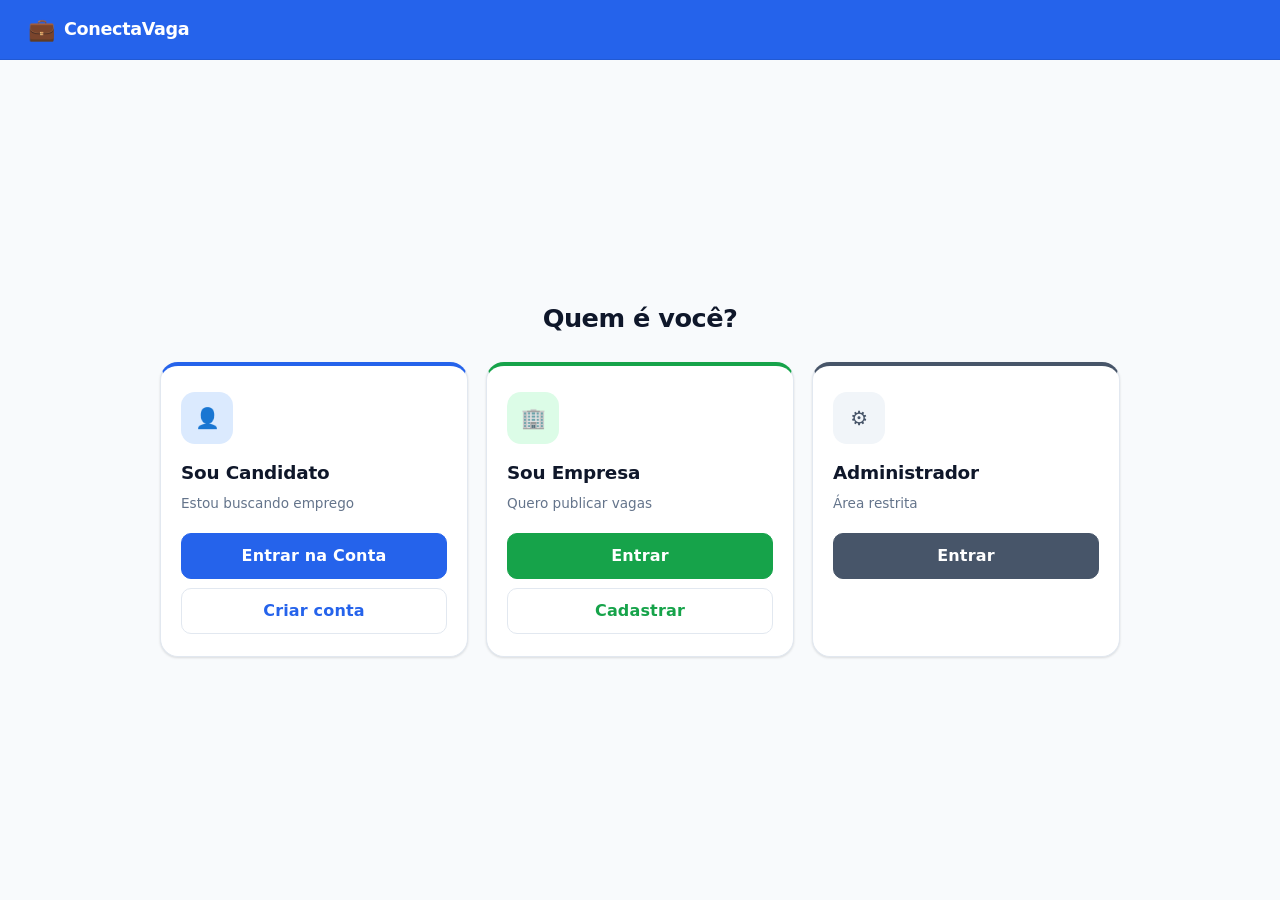
<file: index.html>
<!DOCTYPE html>
<html lang="pt-BR">
<head>
  <meta charset="UTF-8">
  <meta name="viewport" content="width=device-width, initial-scale=1.0">
  <title>ConectaVaga</title>
  <link rel="stylesheet" href="css/style.css">
  <style>
    html, body { height: 100%; }
    .page {
      height: 100vh;
      display: flex;
      flex-direction: column;
      background: var(--bg);
    }
    .home-header {
      background: var(--blue);
      padding: 0 28px;
      height: 60px;
      display: flex;
      align-items: center;
      flex-shrink: 0;
      border-bottom: 1px solid rgba(0,0,0,0.1);
    }
    .home-main {
      flex: 1;
      display: flex;
      flex-direction: column;
      align-items: center;
      justify-content: center;
      padding: 28px 24px;
      gap: 28px;
      overflow: hidden;
    }
    .home-pergunta {
      font-size: 1.6rem;
      font-weight: 800;
      color: var(--text);
      text-align: center;
      letter-spacing: -0.02em;
    }
    .cards {
      display: grid;
      grid-template-columns: repeat(3, 1fr);
      gap: 18px;
      width: 100%;
      max-width: 960px;
    }
    .card-acesso {
      background: #fff;
      border-radius: var(--r-xl);
      border: 1px solid var(--border);
      border-top: 4px solid var(--blue);
      box-shadow: var(--s-sm);
      padding: 26px 20px 22px;
      display: flex;
      flex-direction: column;
      align-items: flex-start;
      transition: box-shadow 0.2s, transform 0.2s;
    }
    .card-acesso:hover { box-shadow: var(--s-md); transform: translateY(-2px); }
    .card-acesso.empresa { border-top-color: var(--green); }
    .card-acesso.admin   { border-top-color: var(--dark); }

    .card-acesso-titulo {
      font-size: 1.15rem;
      font-weight: 800;
      color: var(--text);
      margin-bottom: 6px;
      letter-spacing: -0.01em;
    }
    .card-acesso-sub {
      font-size: 0.85rem;
      color: var(--text-muted);
      margin-bottom: 20px;
      line-height: 1.4;
    }
    .card-acesso-btns {
      display: flex;
      flex-direction: column;
      gap: 9px;
      width: 100%;
    }

    @media (max-width: 860px) {
      .home-pergunta { font-size: 1.35rem; }
      .cards { gap: 12px; }
      .card-acesso { padding: 20px 16px 18px; }
      .card-acesso-titulo { font-size: 1rem; }
      .btn-lg { padding: 12px 18px; font-size: 0.9rem; }
    }
    @media (max-width: 580px) {
      .page { height: auto; min-height: 100vh; }
      .home-main { justify-content: flex-start; padding-top: 28px; overflow: visible; }
      .cards { grid-template-columns: 1fr; max-width: 400px; }
    }
  </style>
</head>
<body>
<div class="page">

  <header class="home-header">
    <a href="index.html" class="logo">
      <span class="logo-icon">💼</span>
      <span class="logo-text" data-read>ConectaVaga</span>
    </a>
  </header>

  <main class="home-main">
    <h1 class="home-pergunta" data-read>Quem é você?</h1>

    <div class="cards">

      <div class="card-acesso">
        <div class="card-symbol cs-blue mb-2">👤</div>
        <div class="card-acesso-titulo" data-read>Sou Candidato</div>
        <div class="card-acesso-sub" data-read>Estou buscando emprego</div>
        <div class="card-acesso-btns">
          <a href="candidato/login.html"    class="btn btn-primary       btn-full btn-lg" data-read>Entrar na Conta</a>
          <a href="candidato/cadastro.html" class="btn btn-outline        btn-full btn-lg" data-read>Criar conta</a>
        </div>
      </div>

      <div class="card-acesso empresa">
        <div class="card-symbol cs-green mb-2">🏢</div>
        <div class="card-acesso-titulo" data-read>Sou Empresa</div>
        <div class="card-acesso-sub" data-read>Quero publicar vagas</div>
        <div class="card-acesso-btns">
          <a href="empresa/login.html"    class="btn btn-secondary     btn-full btn-lg" data-read>Entrar</a>
          <a href="empresa/cadastro.html" class="btn btn-outline-green  btn-full btn-lg" data-read>Cadastrar</a>
        </div>
      </div>

      <div class="card-acesso admin">
        <div class="card-symbol cs-dark mb-2">⚙️</div>
        <div class="card-acesso-titulo" data-read>Administrador</div>
        <div class="card-acesso-sub" data-read>Área restrita</div>
        <div class="card-acesso-btns">
          <a href="admin/login.html" class="btn btn-dark btn-full btn-lg" data-read>Entrar</a>
        </div>
      </div>

    </div>
  </main>

</div>
<script src="script.js"></script>
</body>
</html>
</file>
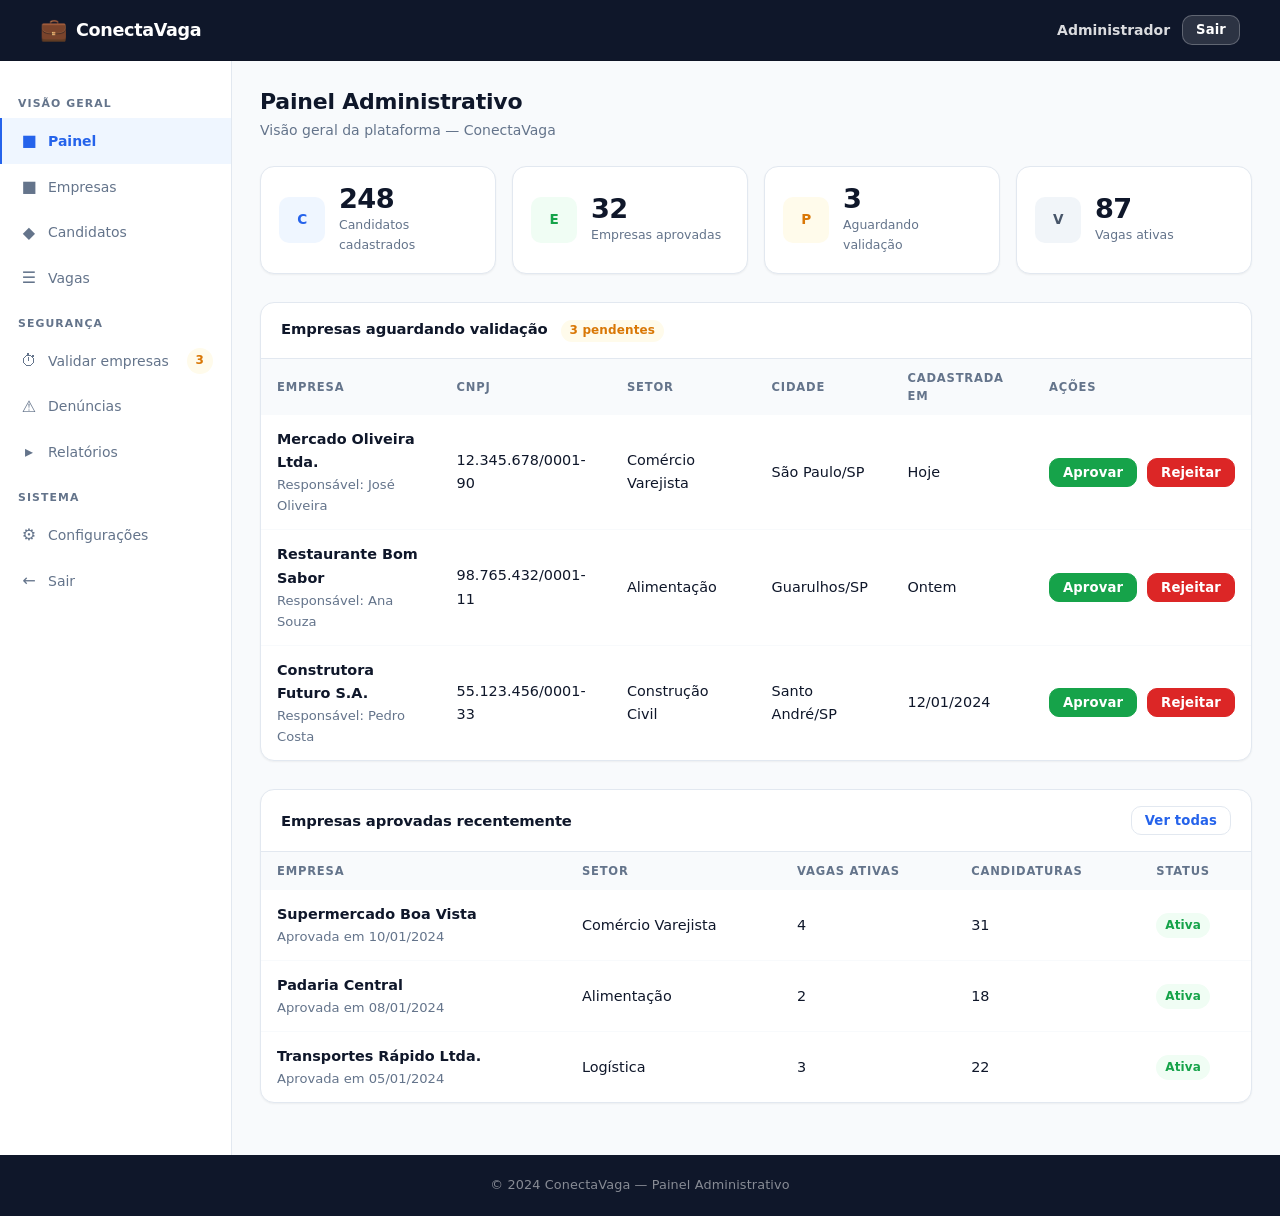
<file: admin/dashboard.html>
<!DOCTYPE html>
<html lang="pt-BR">
<head>
  <meta charset="UTF-8">
  <meta name="viewport" content="width=device-width, initial-scale=1.0">
  <title>Painel Administrativo | ConectaVaga</title>
  <link rel="stylesheet" href="../css/style.css">
</head>
<body style="min-height:100vh;display:flex;flex-direction:column;">

  <header class="header" style="background:var(--dark-2);">
    <div class="header-inner">
      <a href="../index.html" class="logo">
        <span class="logo-icon">💼</span>
        <span class="logo-text">ConectaVaga</span>
      </a>
      <div class="header-user-info">
        <span class="header-user-name">Administrador</span>
        <a href="../index.html" class="btn btn-ghost btn-sm">Sair</a>
      </div>
    </div>
  </header>

  <div class="dash-layout" style="flex:1;">

    <aside class="dash-sidebar">
      <p class="sidebar-section-label">Visão geral</p>
      <ul class="sidebar-nav">
        <li>
          <a href="dashboard.html" class="active">
            <span class="nav-icon">&#9632;</span> Painel
          </a>
        </li>
        <li>
          <a href="#">
            <span class="nav-icon">&#9632;</span> Empresas
          </a>
        </li>
        <li>
          <a href="#">
            <span class="nav-icon">&#9670;</span> Candidatos
          </a>
        </li>
        <li>
          <a href="#">
            <span class="nav-icon">&#9776;</span> Vagas
          </a>
        </li>
      </ul>
      <p class="sidebar-section-label">Segurança</p>
      <ul class="sidebar-nav">
        <li>
          <a href="#">
            <span class="nav-icon">&#9201;</span> Validar empresas
            <span class="badge badge-warning" style="margin-left:auto">3</span>
          </a>
        </li>
        <li>
          <a href="#">
            <span class="nav-icon">&#9888;</span> Denúncias
          </a>
        </li>
        <li>
          <a href="#">
            <span class="nav-icon">&#9656;</span> Relatórios
          </a>
        </li>
      </ul>
      <p class="sidebar-section-label">Sistema</p>
      <ul class="sidebar-nav">
        <li>
          <a href="#">
            <span class="nav-icon">&#9881;</span> Configurações
          </a>
        </li>
        <li>
          <a href="../index.html">
            <span class="nav-icon">&#8592;</span> Sair
          </a>
        </li>
      </ul>
    </aside>

    <main class="dash-content">

      <h1 class="dash-title">Painel Administrativo</h1>
      <p class="dash-subtitle">Visão geral da plataforma — ConectaVaga</p>

      <div class="stats-grid">
        <div class="stat-card">
          <div class="stat-icon-box blue">C</div>
          <div>
            <div class="stat-value">248</div>
            <div class="stat-label">Candidatos cadastrados</div>
          </div>
        </div>
        <div class="stat-card">
          <div class="stat-icon-box green">E</div>
          <div>
            <div class="stat-value">32</div>
            <div class="stat-label">Empresas aprovadas</div>
          </div>
        </div>
        <div class="stat-card">
          <div class="stat-icon-box orange">P</div>
          <div>
            <div class="stat-value">3</div>
            <div class="stat-label">Aguardando validação</div>
          </div>
        </div>
        <div class="stat-card">
          <div class="stat-icon-box dark">V</div>
          <div>
            <div class="stat-value">87</div>
            <div class="stat-label">Vagas ativas</div>
          </div>
        </div>
      </div>

      <div class="table-card mb-4">
        <div class="table-card-header">
          <h2 class="table-card-title">
            Empresas aguardando validação
            <span class="badge badge-warning" style="margin-left:8px">3 pendentes</span>
          </h2>
        </div>
        <table>
          <thead>
            <tr>
              <th>Empresa</th>
              <th>CNPJ</th>
              <th>Setor</th>
              <th>Cidade</th>
              <th>Cadastrada em</th>
              <th>Ações</th>
            </tr>
          </thead>
          <tbody>
            <tr>
              <td>
                <div class="fw-bold">Mercado Oliveira Ltda.</div>
                <div class="text-muted" style="font-size:0.82rem">Responsável: José Oliveira</div>
              </td>
              <td>12.345.678/0001-90</td>
              <td>Comércio Varejista</td>
              <td>São Paulo/SP</td>
              <td>Hoje</td>
              <td>
                <div class="d-flex gap-2">
                  <button class="btn btn-sm btn-success" onclick="aprovar(this, 'Mercado Oliveira Ltda.')">
                    Aprovar
                  </button>
                  <button class="btn btn-sm btn-danger" onclick="rejeitar(this)">
                    Rejeitar
                  </button>
                </div>
              </td>
            </tr>
            <tr>
              <td>
                <div class="fw-bold">Restaurante Bom Sabor</div>
                <div class="text-muted" style="font-size:0.82rem">Responsável: Ana Souza</div>
              </td>
              <td>98.765.432/0001-11</td>
              <td>Alimentação</td>
              <td>Guarulhos/SP</td>
              <td>Ontem</td>
              <td>
                <div class="d-flex gap-2">
                  <button class="btn btn-sm btn-success" onclick="aprovar(this, 'Restaurante Bom Sabor')">
                    Aprovar
                  </button>
                  <button class="btn btn-sm btn-danger" onclick="rejeitar(this)">
                    Rejeitar
                  </button>
                </div>
              </td>
            </tr>
            <tr>
              <td>
                <div class="fw-bold">Construtora Futuro S.A.</div>
                <div class="text-muted" style="font-size:0.82rem">Responsável: Pedro Costa</div>
              </td>
              <td>55.123.456/0001-33</td>
              <td>Construção Civil</td>
              <td>Santo André/SP</td>
              <td>12/01/2024</td>
              <td>
                <div class="d-flex gap-2">
                  <button class="btn btn-sm btn-success" onclick="aprovar(this, 'Construtora Futuro S.A.')">
                    Aprovar
                  </button>
                  <button class="btn btn-sm btn-danger" onclick="rejeitar(this)">
                    Rejeitar
                  </button>
                </div>
              </td>
            </tr>
          </tbody>
        </table>
      </div>

      <div class="table-card">
        <div class="table-card-header">
          <h2 class="table-card-title">Empresas aprovadas recentemente</h2>
          <a href="#" class="btn btn-outline btn-sm">Ver todas</a>
        </div>
        <table>
          <thead>
            <tr>
              <th>Empresa</th>
              <th>Setor</th>
              <th>Vagas ativas</th>
              <th>Candidaturas</th>
              <th>Status</th>
            </tr>
          </thead>
          <tbody>
            <tr>
              <td>
                <div class="fw-bold">Supermercado Boa Vista</div>
                <div class="text-muted" style="font-size:0.82rem">Aprovada em 10/01/2024</div>
              </td>
              <td>Comércio Varejista</td>
              <td>4</td>
              <td>31</td>
              <td><span class="badge badge-success">Ativa</span></td>
            </tr>
            <tr>
              <td>
                <div class="fw-bold">Padaria Central</div>
                <div class="text-muted" style="font-size:0.82rem">Aprovada em 08/01/2024</div>
              </td>
              <td>Alimentação</td>
              <td>2</td>
              <td>18</td>
              <td><span class="badge badge-success">Ativa</span></td>
            </tr>
            <tr>
              <td>
                <div class="fw-bold">Transportes Rápido Ltda.</div>
                <div class="text-muted" style="font-size:0.82rem">Aprovada em 05/01/2024</div>
              </td>
              <td>Logística</td>
              <td>3</td>
              <td>22</td>
              <td><span class="badge badge-success">Ativa</span></td>
            </tr>
          </tbody>
        </table>
      </div>

    </main>
  </div>

  <footer class="footer">
    <p>© 2024 ConectaVaga — Painel Administrativo</p>
  </footer>

  <script>
    function aprovar(btn, nomeEmpresa) {
      const row = btn.closest('tr');
      const cellAcoes = row.querySelector('td:last-child');
      cellAcoes.innerHTML = '<span class="badge badge-success">Aprovada</span>';
      row.style.opacity = '0.6';

      const nomeCell = row.querySelector('.fw-bold');
      if (nomeCell) nomeCell.style.textDecoration = 'line-through';

      alert('Empresa "' + nomeEmpresa + '" aprovada com sucesso!\nO responsável será notificado por e-mail.');
    }

    function rejeitar(btn) {
      const motivo = prompt('Motivo da rejeição (será enviado ao responsável da empresa):');
      if (motivo === null) return;

      const row = btn.closest('tr');
      const cellAcoes = row.querySelector('td:last-child');
      cellAcoes.innerHTML = '<span class="badge badge-danger">Rejeitada</span>';
      row.style.opacity = '0.6';
    }
  </script>

</body>
</html>
</file>
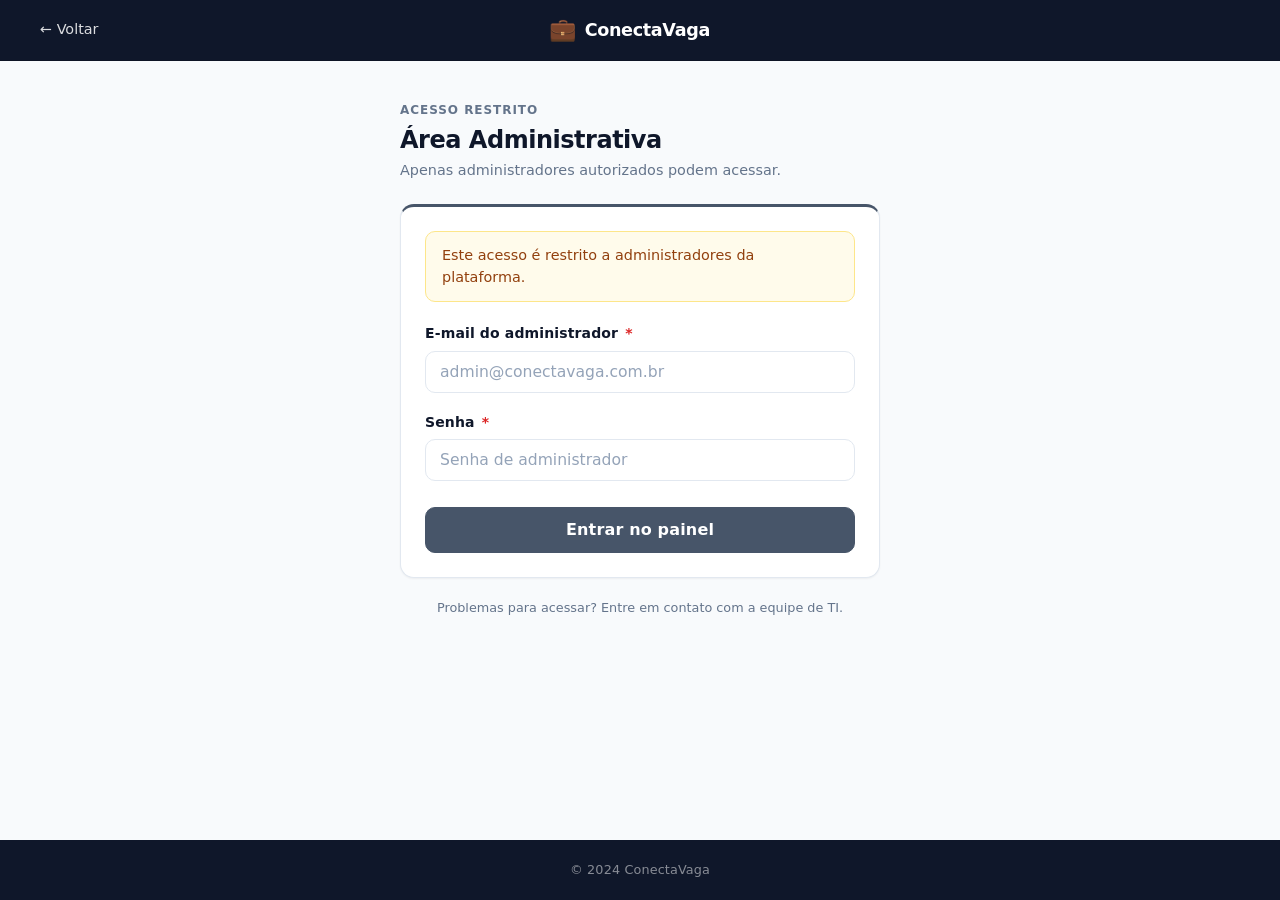
<file: admin/login.html>
<!DOCTYPE html>
<html lang="pt-BR">
<head>
  <meta charset="UTF-8">
  <meta name="viewport" content="width=device-width, initial-scale=1.0">
  <title>Área Administrativa | ConectaVaga</title>
  <link rel="stylesheet" href="../css/style.css">
</head>
<body class="auth-body">

  <header class="header" style="background:var(--dark-2);">
    <div class="header-inner">
      <a href="../index.html" class="back-btn">← Voltar</a>
      <a href="../index.html" class="logo">
        <span class="logo-icon">💼</span>
        <span class="logo-text">ConectaVaga</span>
      </a>
      <div style="width:80px"></div>
    </div>
  </header>

  <main class="auth-main">
    <div class="auth-box">

      <p class="auth-eyebrow">Acesso restrito</p>
      <h1 class="auth-title">Área Administrativa</h1>
      <p class="auth-subtitle">Apenas administradores autorizados podem acessar.</p>

      <div class="card" style="border-top:3px solid var(--dark);">
        <div class="alert alert-warning mb-3">
          <span>Este acesso é restrito a administradores da plataforma.</span>
        </div>

        <form id="adminLoginForm" novalidate>
          <div class="form-group">
            <label class="form-label" for="email">
              E-mail do administrador <span class="form-required">*</span>
            </label>
            <input class="form-control" type="email" id="email"
              placeholder="admin@conectavaga.com.br" required autocomplete="username">
          </div>

          <div class="form-group">
            <label class="form-label" for="senha">
              Senha <span class="form-required">*</span>
            </label>
            <input class="form-control" type="password" id="senha"
              placeholder="Senha de administrador" required autocomplete="current-password">
          </div>

          <div id="erroLogin" class="alert alert-danger mb-2" style="display:none">
            <span>Credenciais inválidas. Tente novamente.</span>
          </div>

          <button type="submit" class="btn btn-dark btn-full btn-lg mt-1">
            Entrar no painel
          </button>
        </form>
      </div>

      <p class="text-center text-muted mt-3" style="font-size:0.8rem;">
        Problemas para acessar? Entre em contato com a equipe de TI.
      </p>

    </div>
  </main>

  <footer class="footer">
    <p>© 2024 ConectaVaga</p>
  </footer>

  <script>
    document.getElementById('adminLoginForm').addEventListener('submit', function(e) {
      e.preventDefault();
      const email = document.getElementById('email').value.trim();
      const senha = document.getElementById('senha').value;
      if (!email || !senha) {
        document.getElementById('erroLogin').style.display = 'flex';
        return;
      }
      window.location.href = 'dashboard.html';
    });
  </script>

</body>
</html>
</file>
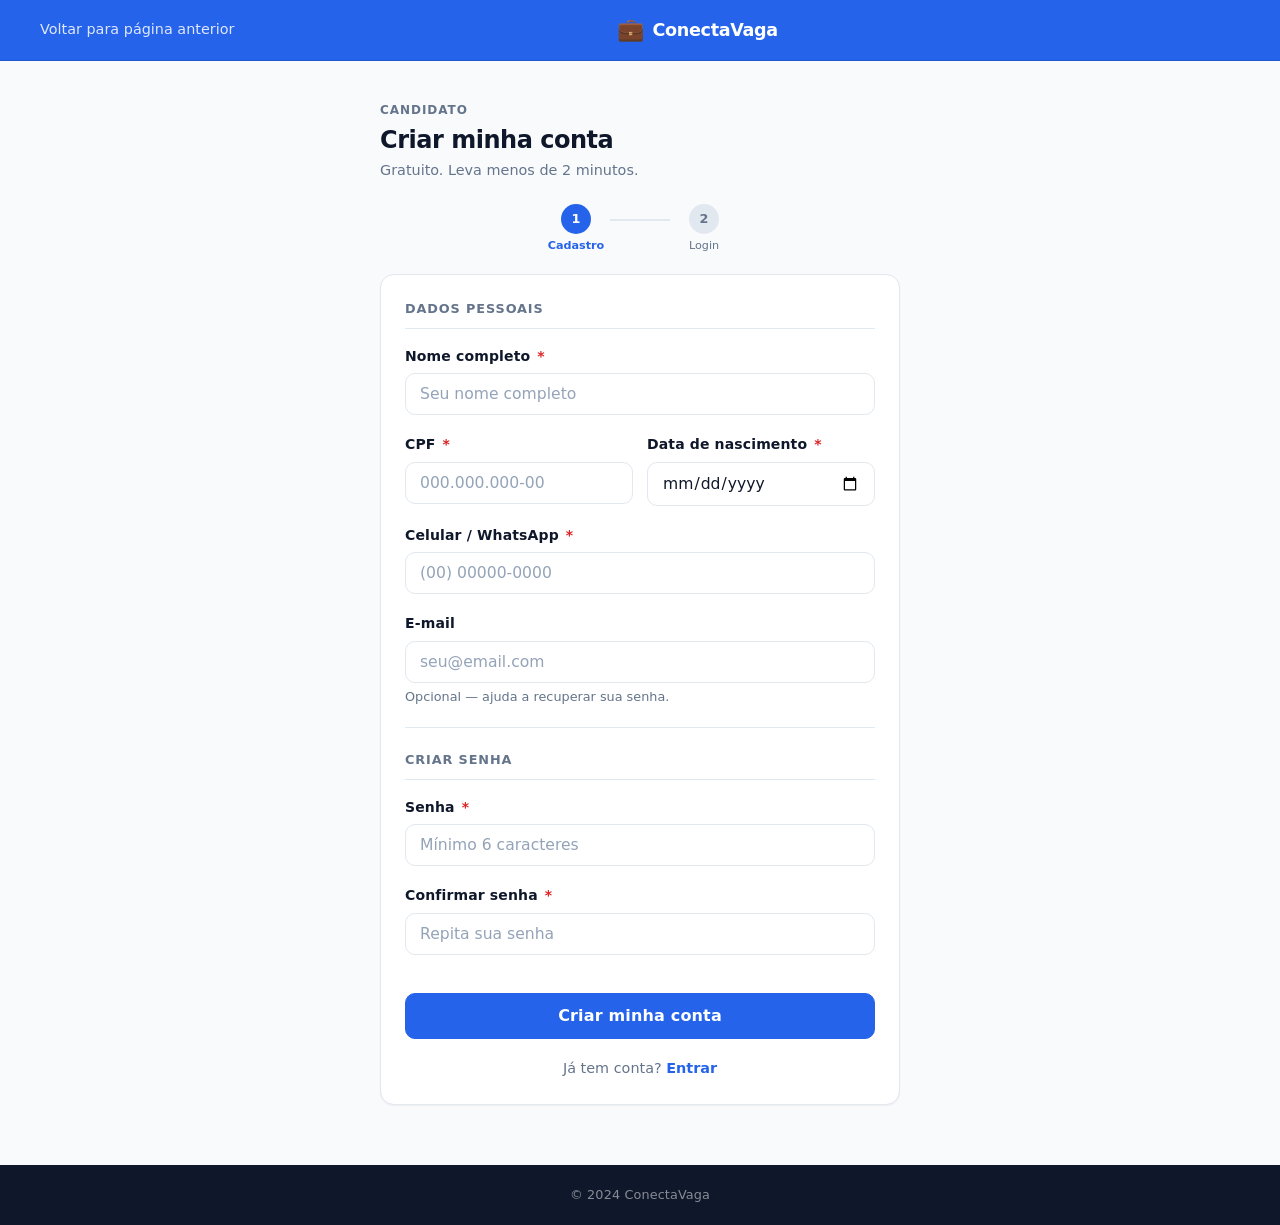
<file: candidato/cadastro.html>
<!DOCTYPE html>
<html lang="pt-BR">
<head>
  <meta charset="UTF-8">
  <meta name="viewport" content="width=device-width, initial-scale=1.0">
  <title data-read>Criar conta — Candidato | ConectaVaga</title>
  <link rel="stylesheet" href="../css/style.css">
</head>
<body class="auth-body">

  <header class="header">
    <div class="header-inner">
      <a href="../index.html" class="back-btn" data-read>Voltar para página anterior</a>
      <a href="../index.html" class="logo">
        <span class="logo-icon">💼</span>
        <span class="logo-text" data-read>ConectaVaga</span>
      </a>
      <div style="width:80px"></div>
    </div>
  </header>

  <main class="auth-main">
    <div class="auth-box" style="max-width:520px">

      <p class="auth-eyebrow" data-read>Candidato</p>
      <h1 class="auth-title" data-read>Criar minha conta</h1>
      <p class="auth-subtitle" data-read>Gratuito. Leva menos de 2 minutos.</p>

      <div class="progress-bar mb-3">
        <div class="step-wrap">
          <div class="step-dot active" data-read>1</div>
          <div class="step-name active" data-read>Cadastro</div>
        </div>
        <div class="step-line"></div>
        <div class="step-wrap">
          <div class="step-dot" data-read>2</div>
          <div class="step-name" data-read>Login</div>
        </div>
      </div>

      <div class="card">
        <form id="cadastroForm" novalidate>

          <p class="form-section-title" data-read>Dados pessoais</p>

          <div class="form-group">
            <label class="form-label" for="nome" data-read>
              Nome completo <span class="form-required">*</span>
            </label>
            <input class="form-control" type="text" id="nome"
              placeholder="Seu nome completo" required autocomplete="name">
          </div>

          <div class="form-row">
            <div class="form-group">
              <label class="form-label" for="cpf" data-read>
              CPF <span class="form-required">*</span>
              </label>
              <input class="form-control" type="text" id="cpf"
                placeholder="000.000.000-00" required maxlength="14">
            </div>
            <div class="form-group">
              <label class="form-label" for="nascimento" data-read>
              Data de nascimento <span class="form-required">*</span>
              </label>
              <input class="form-control" type="date" id="nascimento" required>
            </div>
          </div>

          <div class="form-group">
            <label class="form-label" for="telefone" data-read>
              Celular / WhatsApp <span class="form-required">*</span>
            </label>
            <input class="form-control" type="tel" id="telefone"
              placeholder="(00) 00000-0000" required maxlength="15">
          </div>

          <div class="form-group">
            <label class="form-label" for="email" data-read>E-mail</label>
            <input class="form-control" type="email" id="email"
              placeholder="seu@email.com" autocomplete="email">
            <p class="form-hint" data-read>Opcional — ajuda a recuperar sua senha.</p>
          </div>

          <hr class="form-divider">
          <p class="form-section-title" data-read>Criar senha</p>

          <div class="form-group">
            <label class="form-label" for="senha" data-read>
              Senha <span class="form-required">*</span>
            </label>
            <input class="form-control" type="password" id="senha"
              placeholder="Mínimo 6 caracteres" required minlength="6"
              autocomplete="new-password">
          </div>

          <div class="form-group">
            <label class="form-label" for="confirmarSenha" data-read>
              Confirmar senha <span class="form-required">*</span>
            </label>
            <input class="form-control" type="password" id="confirmarSenha"
              placeholder="Repita sua senha" required autocomplete="new-password">
          </div>

          <div id="erroSenha"  class="alert alert-danger" style="display:none">
            <span data-read>As senhas não são iguais. Verifique e tente novamente.</span>
          </div>
          <div id="erroCampos" class="alert alert-danger mt-2" style="display:none">
            <span data-read>Preencha todos os campos obrigatórios (marcados com *).</span>
          </div>

          <button type="submit" class="btn btn-primary btn-full btn-lg mt-3" data-read>
            Criar minha conta
          </button>
        </form>

        <p class="auth-switch" data-read>
          Já tem conta? <a href="login.html">Entrar</a>
        </p>
      </div>

    </div>
  </main>

  <footer class="footer" data-read>
    <p>© 2024 ConectaVaga</p>
  </footer>

  <script>
    document.getElementById('cpf').addEventListener('input', function() {
      let v = this.value.replace(/\D/g, '').slice(0, 11);
      v = v.replace(/(\d{3})(\d)/, '$1.$2');
      v = v.replace(/(\d{3})(\d)/, '$1.$2');
      v = v.replace(/(\d{3})(\d{1,2})$/, '$1-$2');
      this.value = v;
    });

    document.getElementById('telefone').addEventListener('input', function() {
      let v = this.value.replace(/\D/g, '').slice(0, 11);
      if (v.length <= 10) {
        v = v.replace(/(\d{2})(\d{4})(\d{0,4})/, '($1) $2-$3');
      } else {
        v = v.replace(/(\d{2})(\d{5})(\d{0,4})/, '($1) $2-$3');
      }
      this.value = v.trim().replace(/-$/, '');
    });

    document.getElementById('cadastroForm').addEventListener('submit', function(e) {
      e.preventDefault();
      const nome    = document.getElementById('nome').value.trim();
      const cpf     = document.getElementById('cpf').value.trim();
      const nasc    = document.getElementById('nascimento').value;
      const tel     = document.getElementById('telefone').value.trim();
      const senha   = document.getElementById('senha').value;
      const confirm = document.getElementById('confirmarSenha').value;

      document.getElementById('erroSenha').style.display  = 'none';
      document.getElementById('erroCampos').style.display = 'none';

      if (!nome || !cpf || !nasc || !tel || !senha || !confirm) {
        document.getElementById('erroCampos').style.display = 'flex';
        return;
      }
      if (senha !== confirm) {
        document.getElementById('erroSenha').style.display = 'flex';
        return;
      }

      var cpfLimpo = cpf.replace(/\D/g, '');
      localStorage.setItem('cv_user_id',  cpfLimpo);
      localStorage.setItem('cv_nome',     nome);
      localStorage.setItem('cv_telefone', tel);
      localStorage.setItem('cv_email',    document.getElementById('email').value.trim());

      window.location.href = 'curriculo.html';
    });
  </script>
<script src="../script.js"></script>
</body>
</html>
</file>
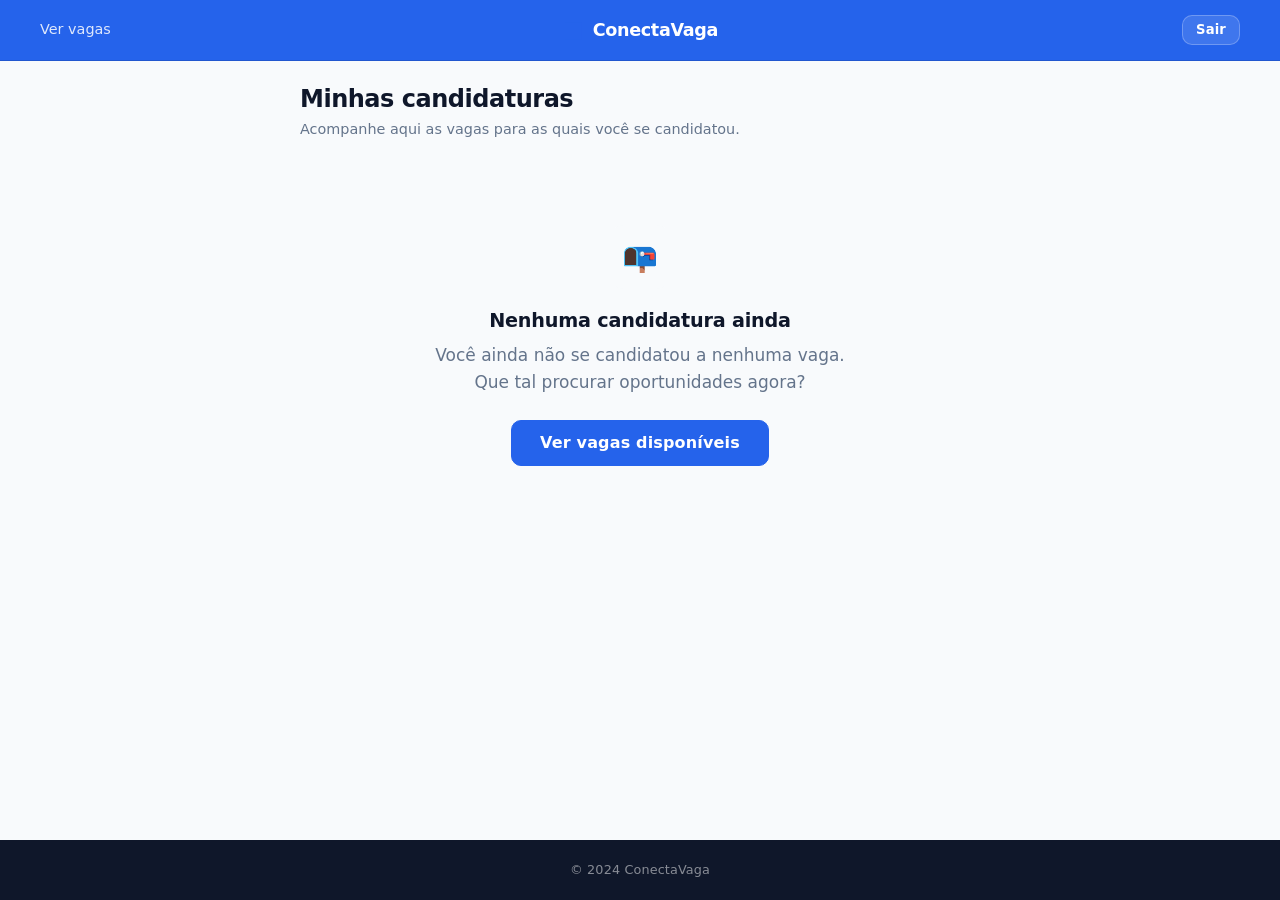
<file: candidato/candidaturas.html>
<!DOCTYPE html>
<html lang="pt-BR">
<head>
  <meta charset="UTF-8">
  <meta name="viewport" content="width=device-width, initial-scale=1.0">
  <title data-read>Minhas Candidaturas | ConectaVaga</title>
  <link rel="stylesheet" href="../css/style.css">
  <style>
    .cand-card { background:#fff; border:1px solid var(--border); border-radius:var(--r-lg); padding:18px 20px; display:flex; gap:16px; align-items:flex-start; }
    .cand-logo { width:44px; height:44px; border-radius:10px; background:var(--blue-light); color:var(--blue);
      display:flex; align-items:center; justify-content:center; font-weight:800; font-size:0.8rem; flex-shrink:0; }
    .cand-titulo { font-weight:800; font-size:1rem; margin-bottom:2px; }
    .cand-empresa { font-size:0.85rem; color:var(--text-muted); margin-bottom:6px; }
    .cand-meta { font-size:0.8rem; color:var(--text-muted); }
    .cand-status { margin-left:auto; flex-shrink:0; }
    .cands-lista { display:flex; flex-direction:column; gap:10px; }
    .vazio-wrap { text-align:center; padding:56px 20px; }
    .vazio-icon { width:64px; height:64px; border-radius:16px; background:var(--bg); color:var(--text-muted);
      display:flex; align-items:center; justify-content:center; font-size:0.85rem; font-weight:800; margin:0 auto 20px; }
  </style>
</head>
<body style="min-height:100vh;display:flex;flex-direction:column;">

  <header class="header">
    <div class="header-inner">
      <a href="vagas.html" class="back-btn" data-read>Ver vagas</a>
      <a href="../index.html" class="logo">
        <span class="logo-icon">&#9632;</span>
        <span class="logo-text" data-read>ConectaVaga</span>
      </a>
      <div class="header-user-info">
        <span class="header-user-name" id="headerNome"></span>
        <a href="../index.html" class="btn btn-ghost btn-sm" data-read>Sair</a>
      </div>
    </div>
  </header>

  <main style="flex:1;padding:24px 20px 56px;">
    <div style="max-width:680px;margin:0 auto;">

      <h1 style="font-size:1.5rem;font-weight:800;margin-bottom:4px;letter-spacing:-0.02em;" data-read>
        Minhas candidaturas
      </h1>
      <p class="text-muted mb-4" style="font-size:0.9rem;" data-read>
        Acompanhe aqui as vagas para as quais você se candidatou.
      </p>

      <div id="listaCandidaturas" class="cands-lista"></div>

      <div id="semCandidaturas" class="vazio-wrap" style="display:none;">
        <div class="vazio-icon" style="font-size:1.8rem;">📭</div>
        <h2 style="font-size:1.2rem;font-weight:800;margin-bottom:8px;" data-read>Nenhuma candidatura ainda</h2>
        <p class="text-muted" style="margin-bottom:24px;" data-read>
          Você ainda não se candidatou a nenhuma vaga.<br>
          Que tal procurar oportunidades agora?
        </p>
        <a href="vagas.html" class="btn btn-primary btn-lg" data-read>Ver vagas disponíveis</a>
      </div>

    </div>
  </main>

  <footer class="footer">
    <p data-read>© 2024 ConectaVaga</p>
  </footer>

  <script>
    var STATUS_BADGE = {
      'Em análise':    'badge-warning',
      'Entrevista':    'badge-info',
      'Aprovado':      'badge-success',
      'Não selecionado': 'badge-danger'
    };
    var STATUS_EMOJI = {
      'Em análise':    '⏳',
      'Entrevista':    '🎤',
      'Aprovado':      '✅',
      'Não selecionado': '😕'
    };

    function iniciais(titulo) {
      return titulo.split(' ').slice(0, 2).map(function(w) { return w[0]; }).join('').toUpperCase();
    }

    document.addEventListener('DOMContentLoaded', function() {
      var nome = localStorage.getItem('cv_nome') || '';
      if (nome) document.getElementById('headerNome').textContent = nome.split(' ')[0];

      var lista = JSON.parse(localStorage.getItem('cv_candidaturas') || '[]');

      if (lista.length === 0) {
        document.getElementById('semCandidaturas').style.display = 'block';
        return;
      }

      var lista_inv = lista.slice().reverse();
      document.getElementById('listaCandidaturas').innerHTML = lista_inv.map(function(c) {
        var badge = STATUS_BADGE[c.status] || 'badge-warning';
        var emoji = STATUS_EMOJI[c.status] || '⏳';
        return '<div class="cand-card">' +
          '<div class="cand-logo">' + iniciais(c.titulo) + '</div>' +
          '<div style="flex:1;min-width:0;">' +
            '<div class="cand-titulo">' + c.titulo + '</div>' +
            '<div class="cand-empresa">' + c.empresa + '</div>' +
            '<div class="cand-meta">🎯 ' + c.area + ' &nbsp;📍 ' + c.cidade + ' &nbsp;📅 ' + c.data + '</div>' +
          '</div>' +
          '<div class="cand-status"><span class="badge ' + badge + '">' + emoji + ' ' + c.status + '</span></div>' +
        '</div>';
      }).join('');
    });
  </script>
<script src="../script.js"></script>
</body>
</html>
</file>
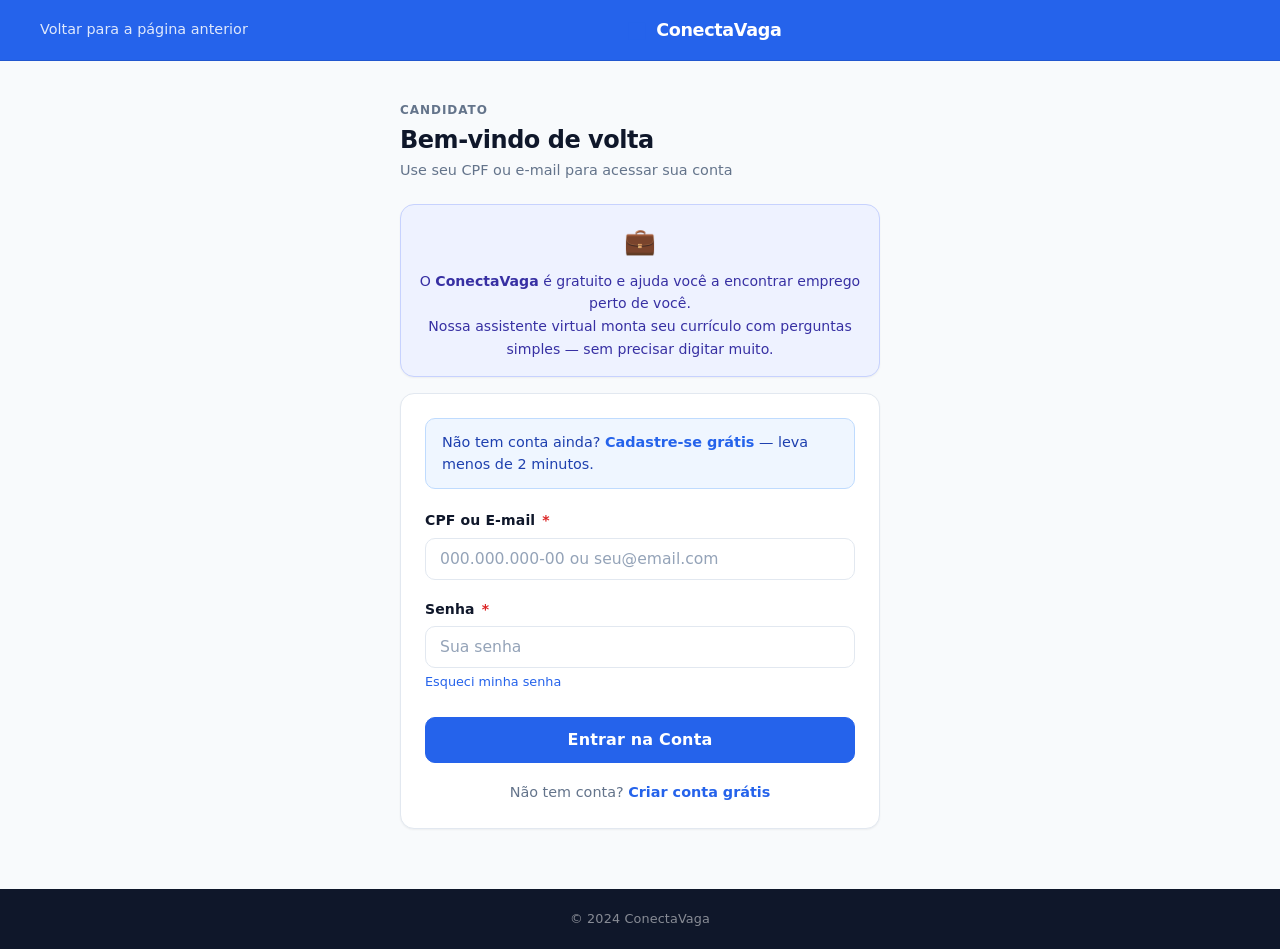
<file: candidato/login.html>
<!DOCTYPE html>
<html lang="pt-BR">
<head>
  <meta charset="UTF-8">
  <meta name="viewport" content="width=device-width, initial-scale=1.0">
  <title data-read>Entrar — Candidato | ConectaVaga</title>
  <link rel="stylesheet" href="../css/style.css">
</head>
<body class="auth-body">

  <header class="header">
    <div class="header-inner">
      <a href="../index.html" class="back-btn" data-read>Voltar para a página anterior</a>
      <a href="../index.html" class="logo">
        <span class="logo-icon">&#9632;</span>
        <span class="logo-text" data-read>ConectaVaga</span>
      </a>
      <div style="width:80px"></div>
    </div>
  </header>

  <main class="auth-main">
    <div class="auth-box">

      <p class="auth-eyebrow" data-read>Candidato</p>
      <h1 class="auth-title" data-read>Bem-vindo de volta</h1>
      <p class="auth-subtitle" data-read>Use seu CPF ou e-mail para acessar sua conta</p>

      <div class="card" style="background:#EEF2FF;border:1.5px solid #C7D2FE;border-radius:14px;padding:16px 18px;margin-bottom:16px;text-align:center;">
        <div style="font-size:1.6rem;margin-bottom:8px;">💼</div>
        <p style="font-size:0.88rem;color:#3730A3;line-height:1.6;margin:0;" data-read>
          O <strong>ConectaVaga</strong> é gratuito e ajuda você a encontrar emprego perto de você.<br>
          Nossa assistente virtual monta seu currículo com perguntas simples — sem precisar digitar muito.
        </p>
      </div>

      <div class="card">
        <div class="alert alert-info mb-3">
          <span data-read>Não tem conta ainda? <a href="cadastro.html" data-read><strong>Cadastre-se grátis</strong></a data-read> — leva menos de 2 minutos.</span>
        </div>

        <form id="loginForm" novalidate>
          <div class="form-group">
            <label class="form-label" for="cpfEmail" data-read>
            CPF ou E-mail <span class="form-required">*</span>
            </label>
            <input class="form-control" type="text" id="cpfEmail"
              placeholder="000.000.000-00 ou seu@email.com"
              required autocomplete="username">
          </div>

          <div class="form-group">
            <label class="form-label" for="senha" data-read>
            Senha <span class="form-required">*</span>
            </label>
            <input class="form-control" type="password" id="senha"
              placeholder="Sua senha" required autocomplete="current-password">
            <p class="form-hint"><a href="recuperar-senha.html" data-read>Esqueci minha senha</a></p>
          </div>

          <div id="erroLogin" class="alert alert-danger mb-2" style="display:none">
            <span data-read>CPF/e-mail ou senha incorretos. Tente novamente.</span>
          </div>

          <button type="submit" class="btn btn-primary btn-full btn-lg mt-1" data-read>
          Entrar na Conta
          </button>
        </form>

        <p class="auth-switch" data-read>
          Não tem conta? <a href="cadastro.html" data-read>Criar conta grátis</a>
        </p>
      </div>

    </div>
  </main>

  <footer class="footer">
    <p data-read>© 2024 ConectaVaga</p>
  </footer>

  <script>
    function limparErro(id) {
      document.getElementById(id).classList.remove('campo-erro');
    }
    document.getElementById('cpfEmail').addEventListener('input', function() { limparErro('cpfEmail'); });
    document.getElementById('senha').addEventListener('input',    function() { limparErro('senha'); });

    document.getElementById('loginForm').addEventListener('submit', function(e) {
      e.preventDefault();
      var idEl    = document.getElementById('cpfEmail');
      var senhaEl = document.getElementById('senha');
      var id      = idEl.value.trim();
      var senha   = senhaEl.value;
      var erro    = document.getElementById('erroLogin');
      var temErro = false;

      if (!id) {
        idEl.classList.add('campo-erro');
        idEl.focus();
        temErro = true;
      }
      if (!senha) {
        senhaEl.classList.add('campo-erro');
        if (!temErro) senhaEl.focus();
        temErro = true;
      }
      if (temErro) {
        erro.querySelector('span').textContent = 'Preencha os campos destacados em vermelho para continuar.';
        erro.style.display = 'flex';
        return;
      }
      erro.style.display = 'none';
      localStorage.setItem('cv_user_id', id);
      window.location.href = 'vagas.html';
    });
  </script>
<script src="../script.js"></script>
</body>
</html>
</file>
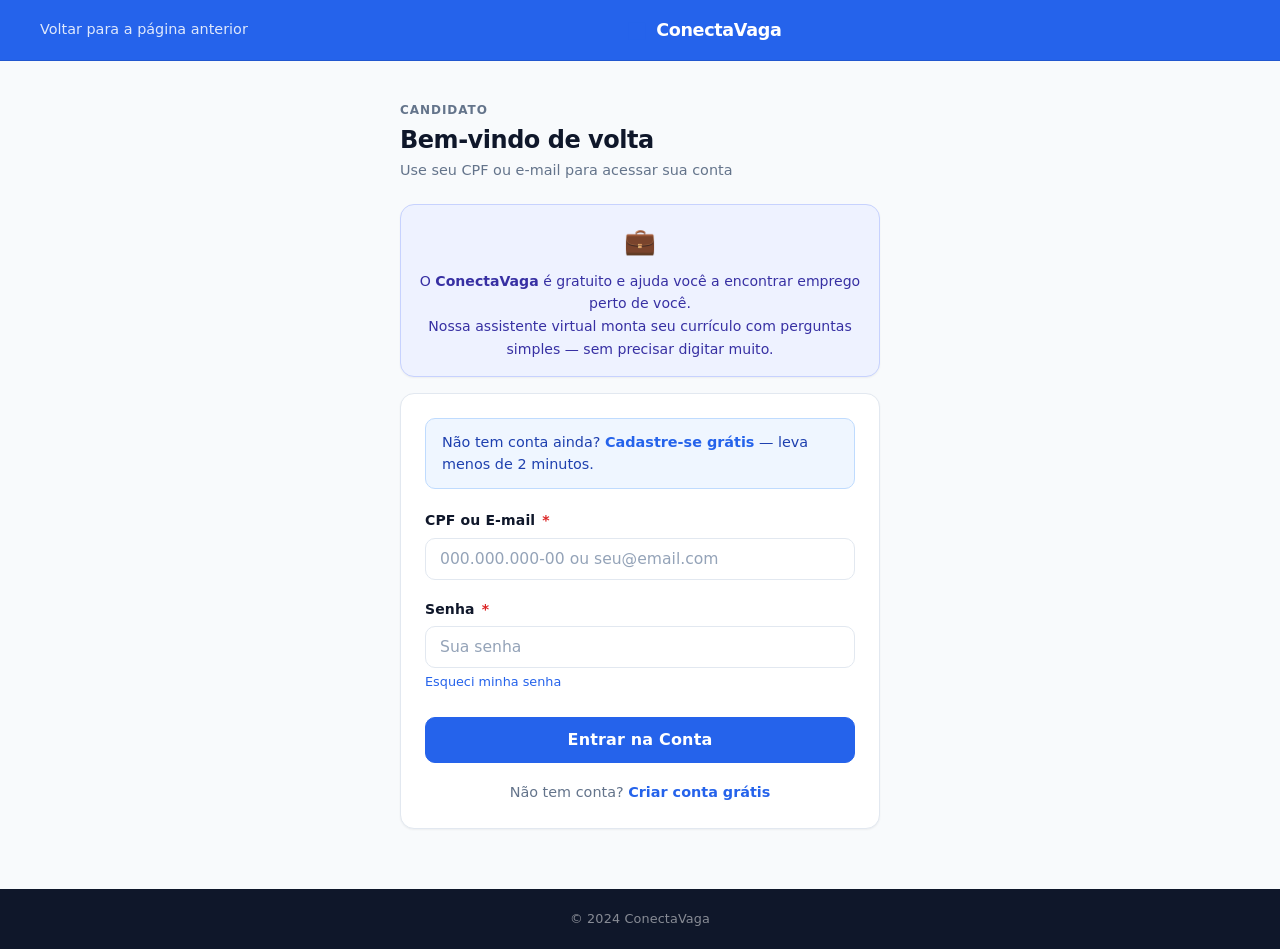
<file: candidato/perfil.html>
<!DOCTYPE html>
<html lang="pt-BR">
<head>
  <meta charset="UTF-8">
  <meta name="viewport" content="width=device-width, initial-scale=1.0">
  <title data-read>Meu Perfil | ConectaVaga</title>
  <link rel="stylesheet" href="../css/style.css">
</head>
<body>

  <header class="header">
    <div class="header-inner">
      <a href="vagas.html" class="back-btn" data-read>Voltar às vagas</a>
      <a href="../index.html" class="logo">
        <span class="logo-icon">&#9632;</span>
        <span class="logo-text" data-read>ConectaVaga</span>
      </a>
      <div style="width:120px"></div>
    </div>
  </header>

  <main style="max-width:560px;margin:0 auto;padding:28px 16px 60px;">

    <!-- Cabeçalho do perfil -->
    <div style="text-align:center;margin-bottom:28px;">
      <div id="avatarNome" style="
        width:72px;height:72px;border-radius:50%;
        background:linear-gradient(135deg,#4F46E5,#7C3AED);
        color:#fff;font-size:1.6rem;font-weight:800;
        display:flex;align-items:center;justify-content:center;
        margin:0 auto 14px;
      ">?</div>
      <h1 id="nomeCompleto" style="font-size:1.5rem;margin-bottom:4px;" data-read>Carregando...</h1>
      <p id="subTitulo" style="color:var(--text-muted);font-size:0.9rem;">—</p>
    </div>

    <!-- Alerta: currículo não criado -->
    <div id="alertaSemCurriculo" class="alert alert-warning mb-3" style="display:none;">
      <span data-read>Você ainda não criou seu currículo. <a href="curriculo.html" data-read><strong>Montar agora com a IA →</strong></a></span>
    </div>

    <!-- Seções do perfil -->
    <div id="secoesPerfil">

      <div class="card mb-2">
        <div style="font-size:0.72rem;font-weight:700;text-transform:uppercase;letter-spacing:.07em;color:#7C3AED;margin-bottom:8px;" data-read>Escolaridade</div>
        <div id="pEscolaridade" style="font-size:1rem;color:#0F172A;">—</div>
      </div>

      <div class="card mb-2">
        <div style="font-size:0.72rem;font-weight:700;text-transform:uppercase;letter-spacing:.07em;color:#7C3AED;margin-bottom:8px;" data-read>Área de interesse</div>
        <div id="pArea" style="font-size:1rem;color:#0F172A;">—</div>
      </div>

      <div class="card mb-2">
        <div style="font-size:0.72rem;font-weight:700;text-transform:uppercase;letter-spacing:.07em;color:#7C3AED;margin-bottom:8px;" data-read>Experiência</div>
        <div id="pExperiencia" style="font-size:1rem;color:#0F172A;line-height:1.6;">—</div>
      </div>

      <div class="card mb-2">
        <div style="font-size:0.72rem;font-weight:700;text-transform:uppercase;letter-spacing:.07em;color:#7C3AED;margin-bottom:8px;" data-read>Habilidades</div>
        <div id="pHabilidades" style="font-size:1rem;color:#0F172A;line-height:1.6;">—</div>
      </div>

      <div class="card mb-2" style="border-left:3px solid #7C3AED;">
        <div style="font-size:0.72rem;font-weight:700;text-transform:uppercase;letter-spacing:.07em;color:#7C3AED;margin-bottom:8px;" data-read>Perfil profissional (gerado pela IA)</div>
        <div id="pPerfil" style="font-size:1rem;color:#0F172A;line-height:1.6;font-style:italic;">—</div>
      </div>

    </div>

    <!-- Ações -->
    <div style="display:flex;flex-direction:column;gap:10px;margin-top:24px;">
      <a href="curriculo.html" class="btn btn-primary btn-full btn-lg" data-read>
        Atualizar meu currículo com a IA
      </a>
      <a href="vagas.html" class="btn btn-outline btn-full" data-read>
        Ver vagas disponíveis
      </a>
      <a href="candidaturas.html" class="btn btn-outline btn-full" data-read>
        Minhas candidaturas
      </a>
      <button onclick="sair()" class="btn btn-full" style="color:var(--danger);border:1.5px solid var(--border);background:transparent;margin-top:8px;" data-read>
        Sair da conta
      </button>
    </div>

  </main>

  <script>
    function sair() {
      if (confirm('Deseja sair da sua conta?')) {
        localStorage.removeItem('cv_user_id');
        window.location.href = 'login.html';
      }
    }

    var id    = localStorage.getItem('cv_user_id');
    var dados = id ? JSON.parse(localStorage.getItem('cv_user_' + id) || 'null') : null;

    if (!id) {
      window.location.href = 'login.html';
    } else if (!dados || !dados.curriculo_ok) {
      document.getElementById('nomeCompleto').textContent = localStorage.getItem('cv_nome') || 'Olá!';
      document.getElementById('avatarNome').textContent   = (localStorage.getItem('cv_nome') || 'U')[0].toUpperCase();
      document.getElementById('subTitulo').textContent    = 'Seu currículo ainda não foi criado';
      document.getElementById('alertaSemCurriculo').style.display = 'flex';
      document.getElementById('secoesPerfil').style.opacity = '0.4';
    } else {
      var nome = dados.nome || localStorage.getItem('cv_nome') || 'Usuário';
      document.getElementById('nomeCompleto').textContent   = nome;
      document.getElementById('avatarNome').textContent     = nome[0].toUpperCase();
      document.getElementById('subTitulo').textContent      = dados.area || '—';
      document.getElementById('pEscolaridade').textContent  = dados.escolaridade  || localStorage.getItem('cv_escolaridade') || '—';
      document.getElementById('pArea').textContent          = dados.area          || localStorage.getItem('cv_area')         || '—';
      document.getElementById('pExperiencia').textContent   = dados.experiencia   || localStorage.getItem('cv_experiencia')  || '—';
      document.getElementById('pHabilidades').textContent   = dados.habilidades   || localStorage.getItem('cv_habilidades')  || '—';
      document.getElementById('pPerfil').textContent        = dados.perfil        || localStorage.getItem('cv_perfil')       || '—';
    }
  </script>
<script src="../script.js"></script>
</body>
</html>
</file>
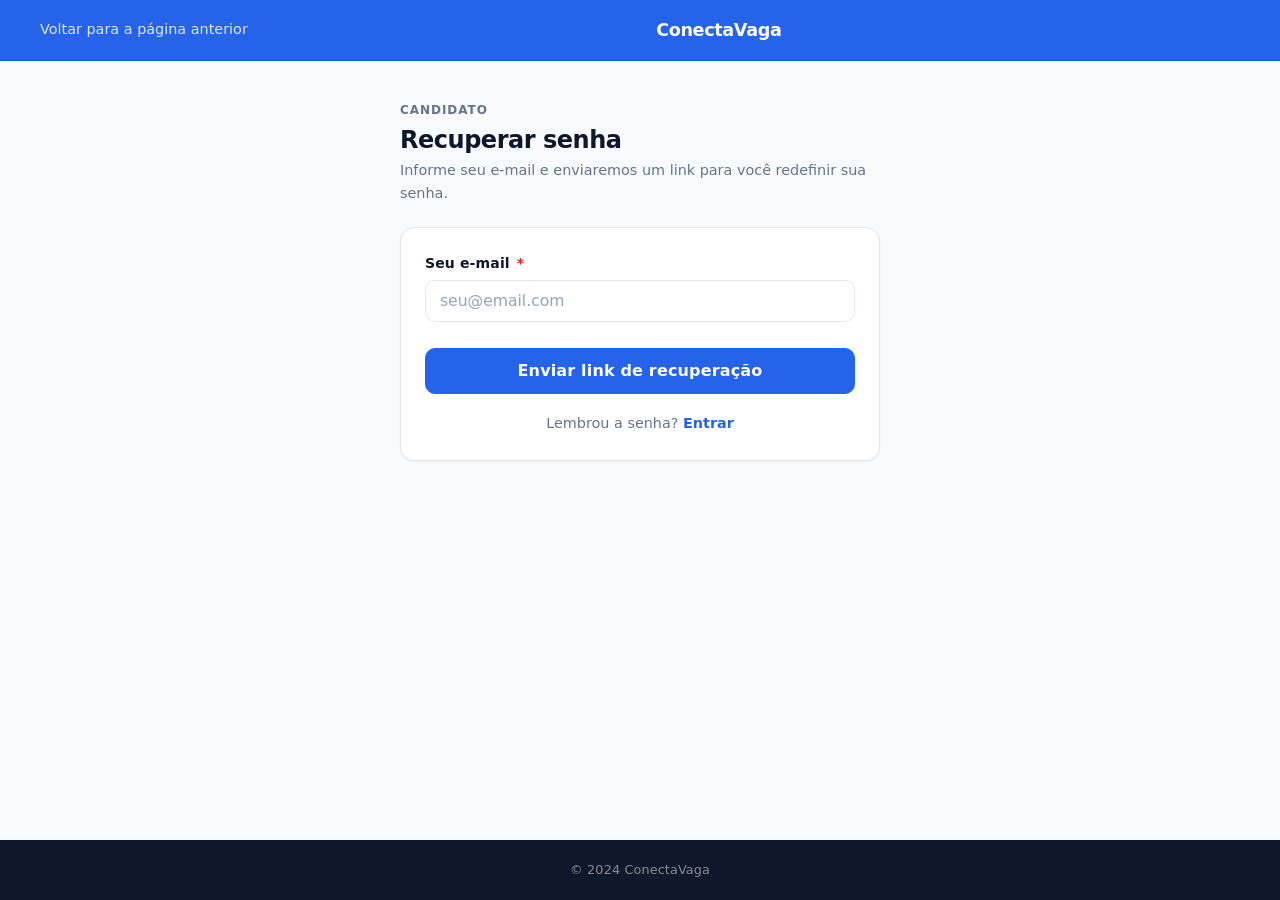
<file: candidato/recuperar-senha.html>
<!DOCTYPE html>
<html lang="pt-BR">
<head>
  <meta charset="UTF-8">
  <meta name="viewport" content="width=device-width, initial-scale=1.0">
  <title data-read>Recuperar Senha | ConectaVaga</title>
  <link rel="stylesheet" href="../css/style.css">
</head>
<body class="auth-body">

  <header class="header">
    <div class="header-inner">
      <a href="login.html" class="back-btn" data-read>Voltar para a página anterior</a>
      <a href="../index.html" class="logo">
        <span class="logo-icon">&#9632;</span>
        <span class="logo-text" data-read>ConectaVaga</span>
      </a>
      <div style="width:80px"></div>
    </div>
  </header>

  <main class="auth-main">
    <div class="auth-box">

      <p class="auth-eyebrow" data-read>Candidato</p>
      <h1 class="auth-title" data-read>Recuperar senha</h1>
      <p class="auth-subtitle" data-read>Informe seu e-mail e enviaremos um link para você redefinir sua senha.</p>

      <!-- Formulário -->
      <div class="card" id="cardForm">
        <form id="recuperarForm" novalidate>
          <div class="form-group">
            <label class="form-label" for="email" data-read>
              Seu e-mail <span class="form-required">*</span>
            </label>
            <input class="form-control" type="email" id="email"
              placeholder="seu@email.com" required autocomplete="email">
          </div>

          <div id="erroEmail" class="alert alert-danger mb-2" style="display:none;">
            <span data-read>Por favor, informe um e-mail válido.</span>
          </div>

          <button type="submit" class="btn btn-primary btn-full btn-lg mt-1" data-read>
          Enviar link de recuperação
          </button>
        </form>

        <p class="auth-switch" data-read>
          Lembrou a senha? <a href="login.html">Entrar</a>
        </p>
      </div>

      <!-- Tela de sucesso -->
      <div class="card" id="cardSucesso" style="display:none;text-align:center;padding:32px 24px;">
        <div style="width:56px;height:56px;border-radius:14px;background:#DCFCE7;color:#15803D;
          display:flex;align-items:center;justify-content:center;font-size:1.8rem;
          margin:0 auto 16px;">✅</div>
        <h2 style="font-size:1.3rem;font-weight:800;margin-bottom:8px;" data-read>E-mail enviado!</h2>
        <p class="text-muted" style="margin-bottom:20px;" data-read>
          Se esse e-mail estiver cadastrado, você receberá um link para redefinir sua senha em instantes.
          Verifique também sua caixa de spam.
        </p>
        <a href="login.html" class="btn btn-primary btn-full" data-read>Voltar ao login</a>
      </div>

    </div>
  </main>

  <footer class="footer">
    <p data-read>© 2024 ConectaVaga</p>
  </footer>

  <script>
    document.getElementById('recuperarForm').addEventListener('submit', function(e) {
      e.preventDefault();
      var email = document.getElementById('email').value.trim();
      var erro  = document.getElementById('erroEmail');

      if (!email || email.indexOf('@') === -1) {
        erro.style.display = 'flex';
        return;
      }

      erro.style.display = 'none';
      document.getElementById('cardForm').style.display    = 'none';
      document.getElementById('cardSucesso').style.display = 'block';
    });
  </script>
<script src="../script.js"></script>
</body>
</html>
</file>
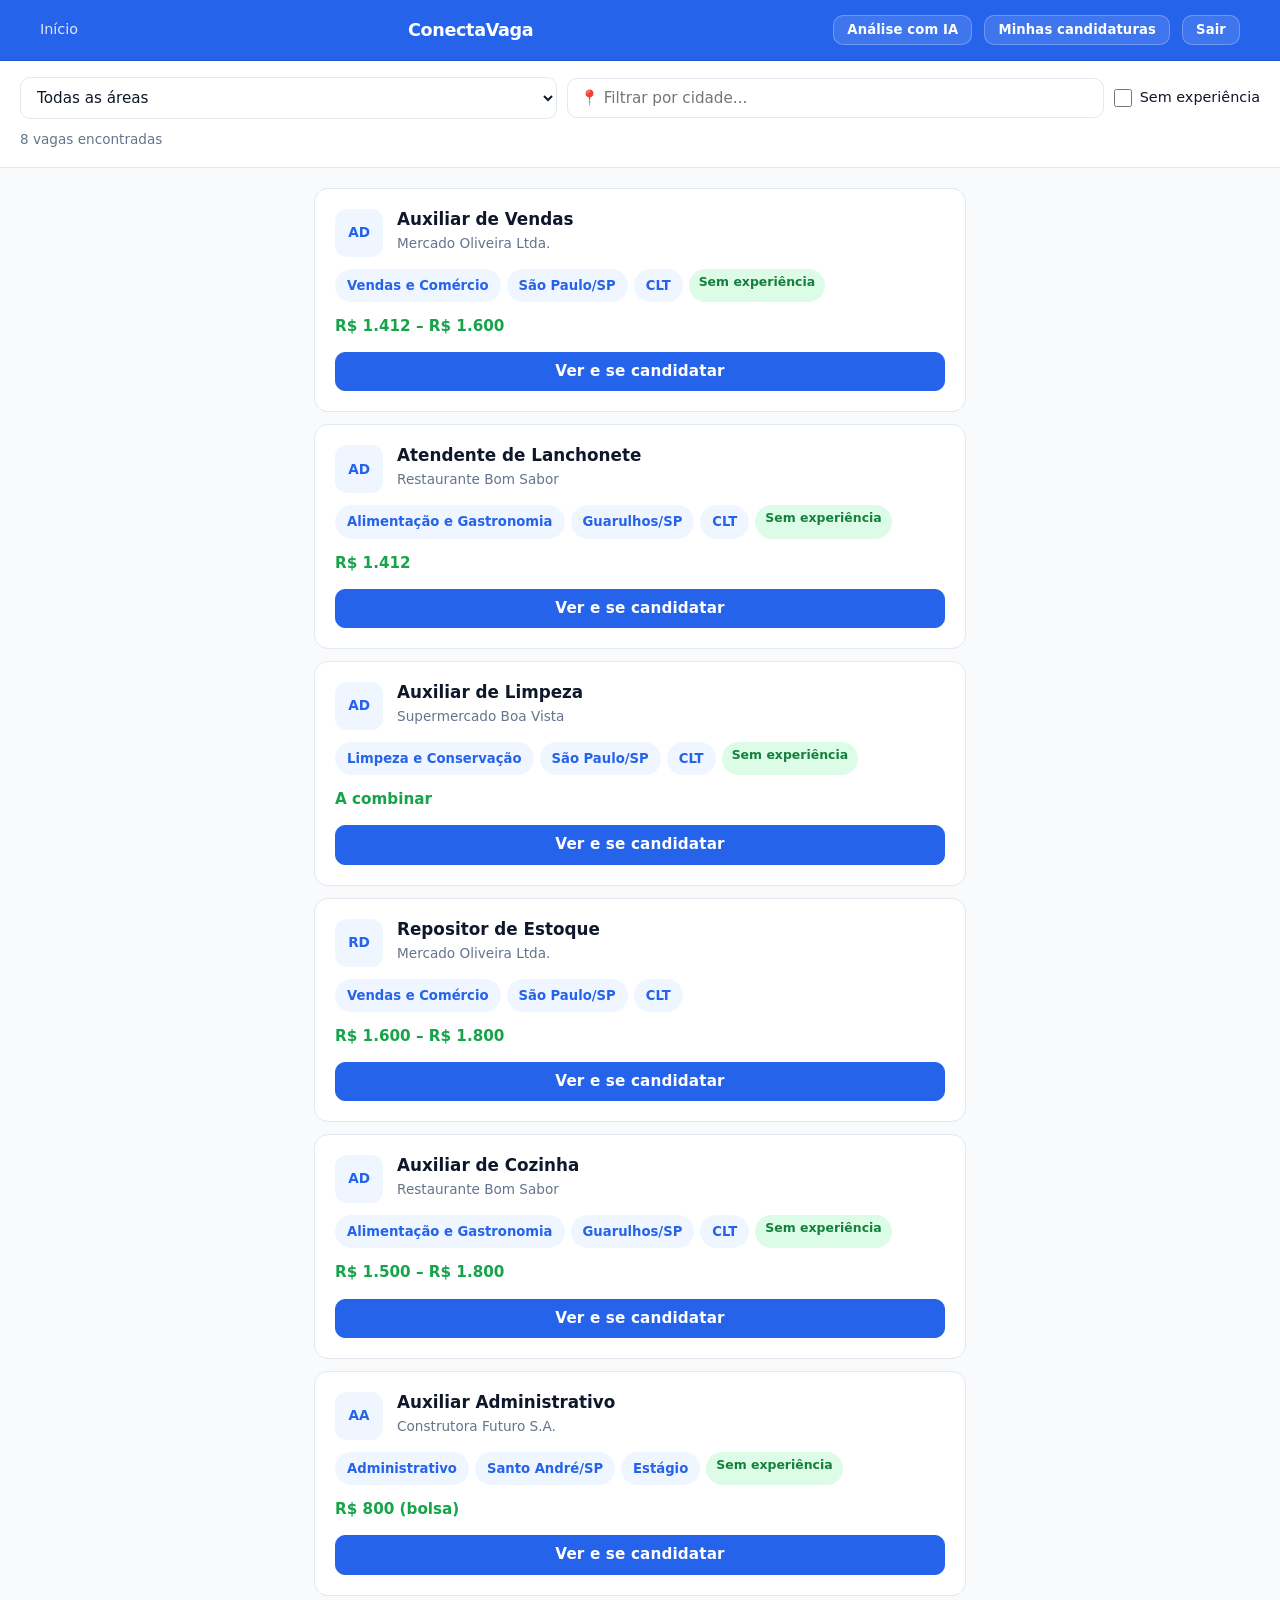
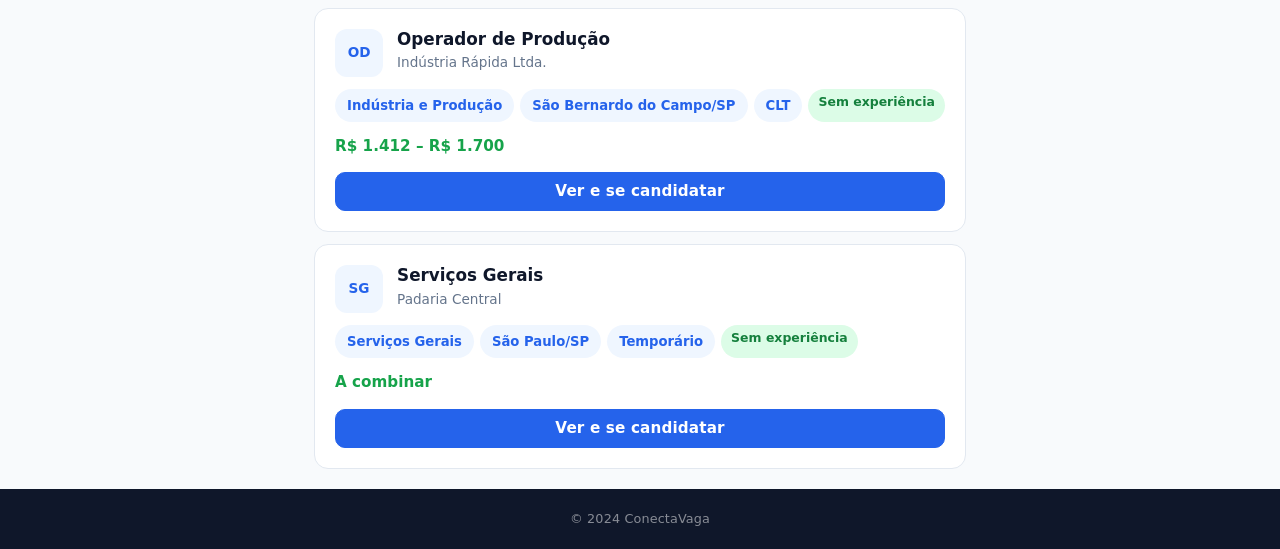
<file: candidato/vagas.html>
<!DOCTYPE html>
<html lang="pt-BR">
<head>
  <meta charset="UTF-8">
  <meta name="viewport" content="width=device-width, initial-scale=1.0">
  <title data-read>Vagas para você | ConectaVaga</title>
  <link rel="stylesheet" href="../css/style.css">
  <style>
    .filtro-bar { background:#fff; border-bottom:1px solid var(--border); padding:16px 20px; }
    .filtro-row { display:flex; gap:10px; flex-wrap:wrap; align-items:center; }
    .filtro-row select,
    .filtro-row input[type=text] {
      flex:1; min-width:160px;
      border:1px solid var(--border); border-radius:var(--r);
      padding:10px 12px; font-size:0.95rem; background:#fff;
      color:var(--text); outline:none; font-family:inherit;
    }
    .filtro-row select:focus,
    .filtro-row input[type=text]:focus { border-color:var(--blue); }
    .filtro-check { display:flex; align-items:center; gap:8px; font-size:0.9rem; white-space:nowrap; cursor:pointer; }
    .filtro-check input[type=checkbox] { width:18px; height:18px; accent-color:var(--blue); cursor:pointer; }
    .filtro-info { font-size:0.85rem; color:var(--text-muted); margin-top:10px; }

    .vagas-grid { display:flex; flex-direction:column; gap:12px; padding:20px; max-width:720px; margin:0 auto; }

    .vaga-card { background:#fff; border:1px solid var(--border); border-radius:var(--r-lg); padding:20px; transition:box-shadow 0.15s; }
    .vaga-card:hover { box-shadow:var(--s); }
    .vaga-card-topo { display:flex; gap:14px; align-items:flex-start; margin-bottom:12px; }
    .vaga-logo { width:48px; height:48px; border-radius:12px; background:var(--blue-light); color:var(--blue);
      display:flex; align-items:center; justify-content:center; font-weight:800; font-size:0.85rem; flex-shrink:0; }
    .vaga-titulo { font-weight:800; font-size:1.05rem; color:var(--text); line-height:1.3; }
    .vaga-empresa { font-size:0.85rem; color:var(--text-muted); margin-top:2px; }
    .vaga-chips { display:flex; flex-wrap:wrap; gap:6px; margin-bottom:12px; }
    .vaga-sal { font-size:0.95rem; font-weight:700; color:var(--green); margin-bottom:14px; }
    .badge-sem-exp { background:#DCFCE7; color:#15803D; font-size:0.78rem; font-weight:700;
      padding:3px 10px; border-radius:99px; display:inline-block; }

    .detalhe-wrap { max-width:680px; margin:0 auto; padding:24px 20px 56px; }
    .detalhe-topo { display:flex; gap:16px; align-items:flex-start; margin-bottom:20px; padding-bottom:20px; border-bottom:1px solid var(--border); }
    .detalhe-logo { width:64px; height:64px; border-radius:16px; background:var(--blue-light); color:var(--blue);
      display:flex; align-items:center; justify-content:center; font-weight:800; font-size:1rem; flex-shrink:0; }
    .detalhe-titulo { font-size:1.4rem; font-weight:800; letter-spacing:-0.02em; margin-bottom:4px; }
    .detalhe-empresa { font-size:0.95rem; color:var(--text-muted); }
    .detalhe-sec { margin-bottom:18px; }
    .detalhe-sec-label { font-size:0.78rem; font-weight:700; text-transform:uppercase; letter-spacing:0.06em; color:var(--text-muted); margin-bottom:6px; }
    .detalhe-sec-text { font-size:0.95rem; line-height:1.6; }
    .detalhe-info-grid { display:grid; grid-template-columns:1fr 1fr; gap:10px; margin-bottom:18px; }
    .info-item { background:var(--bg); border-radius:var(--r); padding:12px 14px; }
    .info-item-label { font-size:0.75rem; font-weight:700; text-transform:uppercase; letter-spacing:0.05em; color:var(--text-muted); margin-bottom:4px; }
    .info-item-valor { font-size:0.95rem; font-weight:600; }
    .info-item-valor.sal-verde { color:var(--green); }

    .sucesso-wrap { max-width:480px; margin:0 auto; padding:40px 20px; text-align:center; }
    .sucesso-icon { width:64px; height:64px; border-radius:16px; background:#DCFCE7; color:var(--green);
      display:flex; align-items:center; justify-content:center; font-size:0.85rem; font-weight:800; margin:0 auto 20px; }
    .sem-resultado { text-align:center; padding:40px 20px; }

    @media(max-width:520px) {
      .detalhe-info-grid { grid-template-columns:1fr; }
      .filtro-row select,
      .filtro-row input[type=text] { min-width:100%; flex:unset; width:100%; }
    }
  </style>
</head>
<body style="min-height:100vh;display:flex;flex-direction:column;">

  <header class="header">
    <div class="header-inner">
      <a href="../index.html" class="back-btn" data-read>Início</a>
      <a href="../index.html" class="logo">
        <span class="logo-icon">&#9632;</span>
        <span class="logo-text" data-read>ConectaVaga</span>
      </a>
      <div class="header-user-info">
        <a href="curriculo.html" class="btn btn-ghost btn-sm" data-read>Análise com IA</a>
        <a href="candidaturas.html" class="btn btn-ghost btn-sm" data-read>Minhas candidaturas</a>
        <a href="../index.html" class="btn btn-ghost btn-sm" data-read>Sair</a>
      </div>
    </div>
  </header>

  <!-- Tela 1: listagem de vagas -->
  <div id="telaLista" style="flex:1;display:flex;flex-direction:column;">
    <div class="filtro-bar">
      <div class="filtro-row">
        <select id="filtroArea">
          <option value="" data-read>Todas as áreas</option>
          <option data-read>Vendas e Comércio</option>
          <option data-read>Administrativo</option>
          <option data-read>Alimentação e Gastronomia</option>
          <option data-read>Limpeza e Conservação</option>
          <option data-read>Logística e Transporte</option>
          <option data-read>Construção Civil</option>
          <option data-read>Saúde e Cuidados</option>
          <option data-read>Educação</option>
          <option data-read>Segurança</option>
          <option data-read>Tecnologia</option>
          <option data-read>Indústria e Produção</option>
          <option data-read>Serviços Gerais</option>
        </select>
        <input type="text" id="filtroCidade" placeholder="📍 Filtrar por cidade...">
        <label class="filtro-check">
          <input type="checkbox" id="filtroSemExp" data-read>
          Sem experiência
        </label>
      </div>
      <p class="filtro-info" id="filtroInfo"></p>
    </div>

    <div class="vagas-grid" id="vagasGrid"></div>

    <div class="sem-resultado" id="semResultados" style="display:none;">
      <p style="font-size:1.1rem;font-weight:700;margin-bottom:8px;" data-read>Nenhuma vaga encontrada</p>
      <p class="text-muted" data-read>Tente outros filtros para encontrar mais oportunidades.</p>
      <button class="btn btn-outline mt-3" onclick="limparFiltros()" data-read>Limpar filtros</button>
    </div>
  </div>

  <!-- Tela 2: detalhe da vaga -->
  <div id="telaDetalhe" style="display:none;flex:1;">
    <div class="detalhe-wrap">
      <button class="btn btn-outline btn-sm mb-4" onclick="voltarLista()" data-read>Voltar às vagas</button>
      <div id="detalheConteudo"></div>

      <div id="jaCandidatou" class="alert alert-success mb-3" style="display:none;">
        <span data-read>Você já se candidatou a esta vaga.</span>
      </div>

      <button id="btnCandidatar" class="btn btn-primary btn-full btn-lg" onclick="confirmarCandidatura()" data-read>
        Candidatar-se a esta vaga
      </button>
      <a href="candidaturas.html" id="linkMinhasCandidaturas" class="btn btn-outline btn-full mt-2" style="display:none;" data-read>
        Ver minhas candidaturas
      </a>
      <button class="btn btn-outline btn-full mt-2" onclick="voltarLista()" data-read>Ver outras vagas</button>
    </div>
  </div>

  <!-- Tela 3: candidatura confirmada -->
  <div id="telaSucesso" style="display:none;flex:1;align-items:center;justify-content:center;">
    <div class="sucesso-wrap">
      <div class="sucesso-icon" style="font-size:1.8rem;">🎉</div>
      <h2 style="font-size:1.6rem;font-weight:800;margin-bottom:10px;letter-spacing:-0.02em;" data-read>
        Candidatura enviada!
      </h2>
      <p class="text-muted" style="margin-bottom:28px;" data-read>
        Sua candidatura foi registrada com sucesso.
        Assim que a empresa analisar seu perfil, você poderá acompanhar aqui.
      </p>
      <div style="display:flex;flex-direction:column;gap:12px;">
        <a href="candidaturas.html" class="btn btn-primary btn-lg" data-read>Ver minhas candidaturas</a>
        <button class="btn btn-outline btn-lg" onclick="voltarLista()" data-read>Ver mais vagas</button>
      </div>
    </div>
  </div>

  <footer class="footer">
    <p data-read>© 2024 ConectaVaga</p>
  </footer>

  <script>
    var VAGAS = [
      {
        id: 1,
        titulo: 'Auxiliar de Vendas',
        empresa: 'Mercado Oliveira Ltda.',
        area: 'Vendas e Comércio',
        cidade: 'São Paulo',
        estado: 'SP',
        contrato: 'CLT (carteira assinada)',
        turno: 'Integral (8h)',
        salario: 'R$ 1.412 – R$ 1.600',
        semExperiencia: true,
        descricao: 'Atendimento aos clientes no balcão e caixa, organização das prateleiras e controle básico de estoque. Ambiente de trabalho agradável com equipe receptiva.',
        requisitos: 'Ensino Médio completo. Gostar de atender pessoas. Disponibilidade para fins de semana.',
        beneficios: 'Vale-transporte, Vale-alimentação, Plano de saúde após período de experiência.'
      },
      {
        id: 2,
        titulo: 'Atendente de Lanchonete',
        empresa: 'Restaurante Bom Sabor',
        area: 'Alimentação e Gastronomia',
        cidade: 'Guarulhos',
        estado: 'SP',
        contrato: 'CLT (carteira assinada)',
        turno: 'Tarde',
        salario: 'R$ 1.412',
        semExperiencia: true,
        descricao: 'Atendimento e montagem de pedidos, limpeza e organização do ambiente, operação de caixa e entrega no balcão.',
        requisitos: 'Ensino Médio incompleto aceito. Boa comunicação e agilidade. Disponibilidade para o turno da tarde (12h–20h).',
        beneficios: 'Vale-transporte, Refeição no local, Uniformes fornecidos.'
      },
      {
        id: 3,
        titulo: 'Auxiliar de Limpeza',
        empresa: 'Supermercado Boa Vista',
        area: 'Limpeza e Conservação',
        cidade: 'São Paulo',
        estado: 'SP',
        contrato: 'CLT (carteira assinada)',
        turno: 'Manhã',
        salario: 'A combinar',
        semExperiencia: true,
        descricao: 'Limpeza e conservação das áreas internas do supermercado, corredores, banheiros e área de estoque.',
        requisitos: 'Não é necessária experiência anterior. Disposição e responsabilidade.',
        beneficios: 'Vale-transporte, Vale-alimentação.'
      },
      {
        id: 4,
        titulo: 'Repositor de Estoque',
        empresa: 'Mercado Oliveira Ltda.',
        area: 'Vendas e Comércio',
        cidade: 'São Paulo',
        estado: 'SP',
        contrato: 'CLT (carteira assinada)',
        turno: 'Noturno',
        salario: 'R$ 1.600 – R$ 1.800',
        semExperiencia: false,
        descricao: 'Organização e reposição de produtos nas gôndolas, controle de validade, recebimento e conferência de mercadorias.',
        requisitos: 'Experiência anterior em repositor ou estoque. Ensino Médio completo. Disponibilidade para trabalho noturno.',
        beneficios: 'Vale-transporte, Adicional noturno, Plano de saúde.'
      },
      {
        id: 5,
        titulo: 'Auxiliar de Cozinha',
        empresa: 'Restaurante Bom Sabor',
        area: 'Alimentação e Gastronomia',
        cidade: 'Guarulhos',
        estado: 'SP',
        contrato: 'CLT (carteira assinada)',
        turno: 'Integral (8h)',
        salario: 'R$ 1.500 – R$ 1.800',
        semExperiencia: true,
        descricao: 'Auxílio no preparo de pratos, higienização de utensílios e ambiente de cozinha, organização de ingredientes.',
        requisitos: 'Ensino Fundamental completo. Vontade de aprender. Gostar de trabalhar com alimentação.',
        beneficios: 'Refeição no local, Vale-transporte, Uniformes fornecidos.'
      },
      {
        id: 6,
        titulo: 'Auxiliar Administrativo',
        empresa: 'Construtora Futuro S.A.',
        area: 'Administrativo',
        cidade: 'Santo André',
        estado: 'SP',
        contrato: 'Estágio',
        turno: 'Meio período — manhã',
        salario: 'R$ 800 (bolsa)',
        semExperiencia: true,
        descricao: 'Apoio em tarefas administrativas: digitação, organização de documentos, atendimento telefônico e controle de planilhas básicas.',
        requisitos: 'Cursando Ensino Médio ou Superior. Noções básicas de informática. Organização e atenção.',
        beneficios: 'Vale-transporte, Bolsa estágio, Possibilidade de efetivação.'
      },
      {
        id: 7,
        titulo: 'Operador de Produção',
        empresa: 'Indústria Rápida Ltda.',
        area: 'Indústria e Produção',
        cidade: 'São Bernardo do Campo',
        estado: 'SP',
        contrato: 'CLT (carteira assinada)',
        turno: 'Integral (8h)',
        salario: 'R$ 1.412 – R$ 1.700',
        semExperiencia: true,
        descricao: 'Operação de máquinas na linha de produção, controle de qualidade básico e organização do posto de trabalho. Treinamento oferecido.',
        requisitos: 'Ensino Médio completo. Pontualidade e responsabilidade. Experiência não é necessária.',
        beneficios: 'Vale-transporte, Vale-alimentação, Plano de saúde, PLR anual.'
      },
      {
        id: 8,
        titulo: 'Serviços Gerais',
        empresa: 'Padaria Central',
        area: 'Serviços Gerais',
        cidade: 'São Paulo',
        estado: 'SP',
        contrato: 'Temporário',
        turno: 'Flexível',
        salario: 'A combinar',
        semExperiencia: true,
        descricao: 'Limpeza e organização do estabelecimento, pequenas manutenções e apoio às atividades gerais da padaria.',
        requisitos: 'Não é necessária experiência. Disposição e pontualidade.',
        beneficios: 'Vale-transporte, Alimentação no local, Possibilidade de contratação efetiva.'
      }
    ];

    var vagaAtual = null;

    function iniciais(titulo) {
      return titulo.split(' ').slice(0, 2).map(function(w) { return w[0]; }).join('').toUpperCase();
    }

    function candidaturasIds() {
      var lista = JSON.parse(localStorage.getItem('cv_candidaturas') || '[]');
      return lista.map(function(c) { return c.id; });
    }

    function renderVagas() {
      var area   = document.getElementById('filtroArea').value;
      var cidade = document.getElementById('filtroCidade').value.trim().toLowerCase();
      var semExp = document.getElementById('filtroSemExp').checked;
      var jaFeitos = candidaturasIds();

      var filtradas = VAGAS.filter(function(v) {
        if (area   && v.area !== area) return false;
        if (cidade && v.cidade.toLowerCase().indexOf(cidade) === -1) return false;
        if (semExp && !v.semExperiencia) return false;
        return true;
      });

      var grid   = document.getElementById('vagasGrid');
      var semRes = document.getElementById('semResultados');

      document.getElementById('filtroInfo').textContent =
        filtradas.length + (filtradas.length === 1 ? ' vaga encontrada' : ' vagas encontradas');

      if (filtradas.length === 0) {
        grid.innerHTML = '';
        semRes.style.display = 'block';
        return;
      }

      semRes.style.display = 'none';
      grid.innerHTML = filtradas.map(function(v) {
        var jaFez = jaFeitos.indexOf(v.id) !== -1;
        return '<div class="vaga-card">' +
          '<div class="vaga-card-topo">' +
            '<div class="vaga-logo">' + iniciais(v.titulo) + '</div>' +
            '<div>' +
              '<div class="vaga-titulo">' + v.titulo + '</div>' +
              '<div class="vaga-empresa">' + v.empresa + '</div>' +
            '</div>' +
          '</div>' +
          '<div class="vaga-chips">' +
            '<span class="tag-chip">' + v.area + '</span>' +
            '<span class="tag-chip">' + v.cidade + '/' + v.estado + '</span>' +
            '<span class="tag-chip">' + v.contrato.split(' ')[0] + '</span>' +
            (v.semExperiencia ? '<span class="badge-sem-exp">Sem experiência</span>' : '') +
            (jaFez ? '<span class="badge badge-success">Candidatado</span>' : '') +
          '</div>' +
          '<div class="vaga-sal">' + v.salario + '</div>' +
          '<button class="btn btn-primary btn-full" onclick="abrirVaga(' + v.id + ')">' +
            (jaFez ? 'Ver vaga' : 'Ver e se candidatar') +
          '</button>' +
        '</div>';
      }).join('');
    }

    function abrirVaga(id) {
      vagaAtual = null;
      for (var i = 0; i < VAGAS.length; i++) {
        if (VAGAS[i].id === id) { vagaAtual = VAGAS[i]; break; }
      }
      if (!vagaAtual) return;

      var jaFez = candidaturasIds().indexOf(id) !== -1;

      document.getElementById('detalheConteudo').innerHTML =
        '<div class="detalhe-topo">' +
          '<div class="detalhe-logo">' + iniciais(vagaAtual.titulo) + '</div>' +
          '<div>' +
            '<div class="detalhe-titulo">' + vagaAtual.titulo + '</div>' +
            '<div class="detalhe-empresa">' + vagaAtual.empresa + ' &middot; ' + vagaAtual.cidade + '/' + vagaAtual.estado + '</div>' +
            (vagaAtual.semExperiencia ? '<span class="badge-sem-exp" style="margin-top:6px;display:inline-block;">Sem experiência</span>' : '') +
          '</div>' +
        '</div>' +
        '<div class="detalhe-info-grid">' +
          '<div class="info-item"><div class="info-item-label">📄 Contrato</div><div class="info-item-valor">' + vagaAtual.contrato + '</div></div>' +
          '<div class="info-item"><div class="info-item-label">⏰ Turno</div><div class="info-item-valor">' + vagaAtual.turno + '</div></div>' +
          '<div class="info-item"><div class="info-item-label">💰 Salário</div><div class="info-item-valor sal-verde">' + vagaAtual.salario + '</div></div>' +
          '<div class="info-item"><div class="info-item-label">🏭 Área</div><div class="info-item-valor">' + vagaAtual.area + '</div></div>' +
        '</div>' +
        '<div class="detalhe-sec"><div class="detalhe-sec-label">💼 O que você vai fazer</div><div class="detalhe-sec-text">' + vagaAtual.descricao + '</div></div>' +
        '<div class="detalhe-sec"><div class="detalhe-sec-label">✅ Requisitos</div><div class="detalhe-sec-text">' + vagaAtual.requisitos + '</div></div>' +
        '<div class="detalhe-sec"><div class="detalhe-sec-label">🎁 Benefícios</div><div class="detalhe-sec-text">' + vagaAtual.beneficios + '</div></div>';

      document.getElementById('jaCandidatou').style.display   = jaFez ? 'flex' : 'none';
      document.getElementById('btnCandidatar').style.display   = jaFez ? 'none' : 'block';
      document.getElementById('linkMinhasCandidaturas').style.display = jaFez ? 'block' : 'none';

      document.getElementById('telaLista').style.display   = 'none';
      document.getElementById('telaDetalhe').style.display = 'block';
      document.getElementById('telaSucesso').style.display = 'none';
      window.scrollTo(0, 0);
    }

    function confirmarCandidatura() {
      if (!vagaAtual) return;
      var lista = JSON.parse(localStorage.getItem('cv_candidaturas') || '[]');
      var jaExiste = lista.some(function(c) { return c.id === vagaAtual.id; });
      if (!jaExiste) {
        var hoje = new Date().toLocaleDateString('pt-BR');
        lista.push({
          id:      vagaAtual.id,
          titulo:  vagaAtual.titulo,
          empresa: vagaAtual.empresa,
          area:    vagaAtual.area,
          cidade:  vagaAtual.cidade,
          data:    hoje,
          status:  'Em análise'
        });
        localStorage.setItem('cv_candidaturas', JSON.stringify(lista));
      }
      document.getElementById('telaLista').style.display   = 'none';
      document.getElementById('telaDetalhe').style.display = 'none';
      document.getElementById('telaSucesso').style.display = 'flex';
      window.scrollTo(0, 0);
    }

    function voltarLista() {
      vagaAtual = null;
      document.getElementById('telaLista').style.display   = 'flex';
      document.getElementById('telaDetalhe').style.display = 'none';
      document.getElementById('telaSucesso').style.display = 'none';
      renderVagas();
      window.scrollTo(0, 0);
    }

    function limparFiltros() {
      document.getElementById('filtroArea').value       = '';
      document.getElementById('filtroCidade').value     = '';
      document.getElementById('filtroSemExp').checked   = false;
      renderVagas();
    }

    document.addEventListener('DOMContentLoaded', function() {
      var areaUsuario = localStorage.getItem('cv_area') || '';
      var semExp      = localStorage.getItem('cv_semexp') === '1';
      var nomeUsuario = localStorage.getItem('cv_nome') || '';

      if (nomeUsuario) {
        var primeiroNome = nomeUsuario.split(' ')[0];
        document.getElementById('filtroInfo').textContent = 'Olá, ' + primeiroNome + '! Veja as vagas selecionadas para você:';
      }

      if (areaUsuario) {
        var sel = document.getElementById('filtroArea');
        for (var i = 0; i < sel.options.length; i++) {
          if (sel.options[i].value === areaUsuario) { sel.selectedIndex = i; break; }
        }
      }

      if (semExp) {
        document.getElementById('filtroSemExp').checked = true;
      }

      document.getElementById('filtroArea').addEventListener('change', renderVagas);
      document.getElementById('filtroCidade').addEventListener('input', renderVagas);
      document.getElementById('filtroSemExp').addEventListener('change', renderVagas);

      renderVagas();
    });
  </script>
<script src="../script.js"></script>
</body>
</html>
</file>
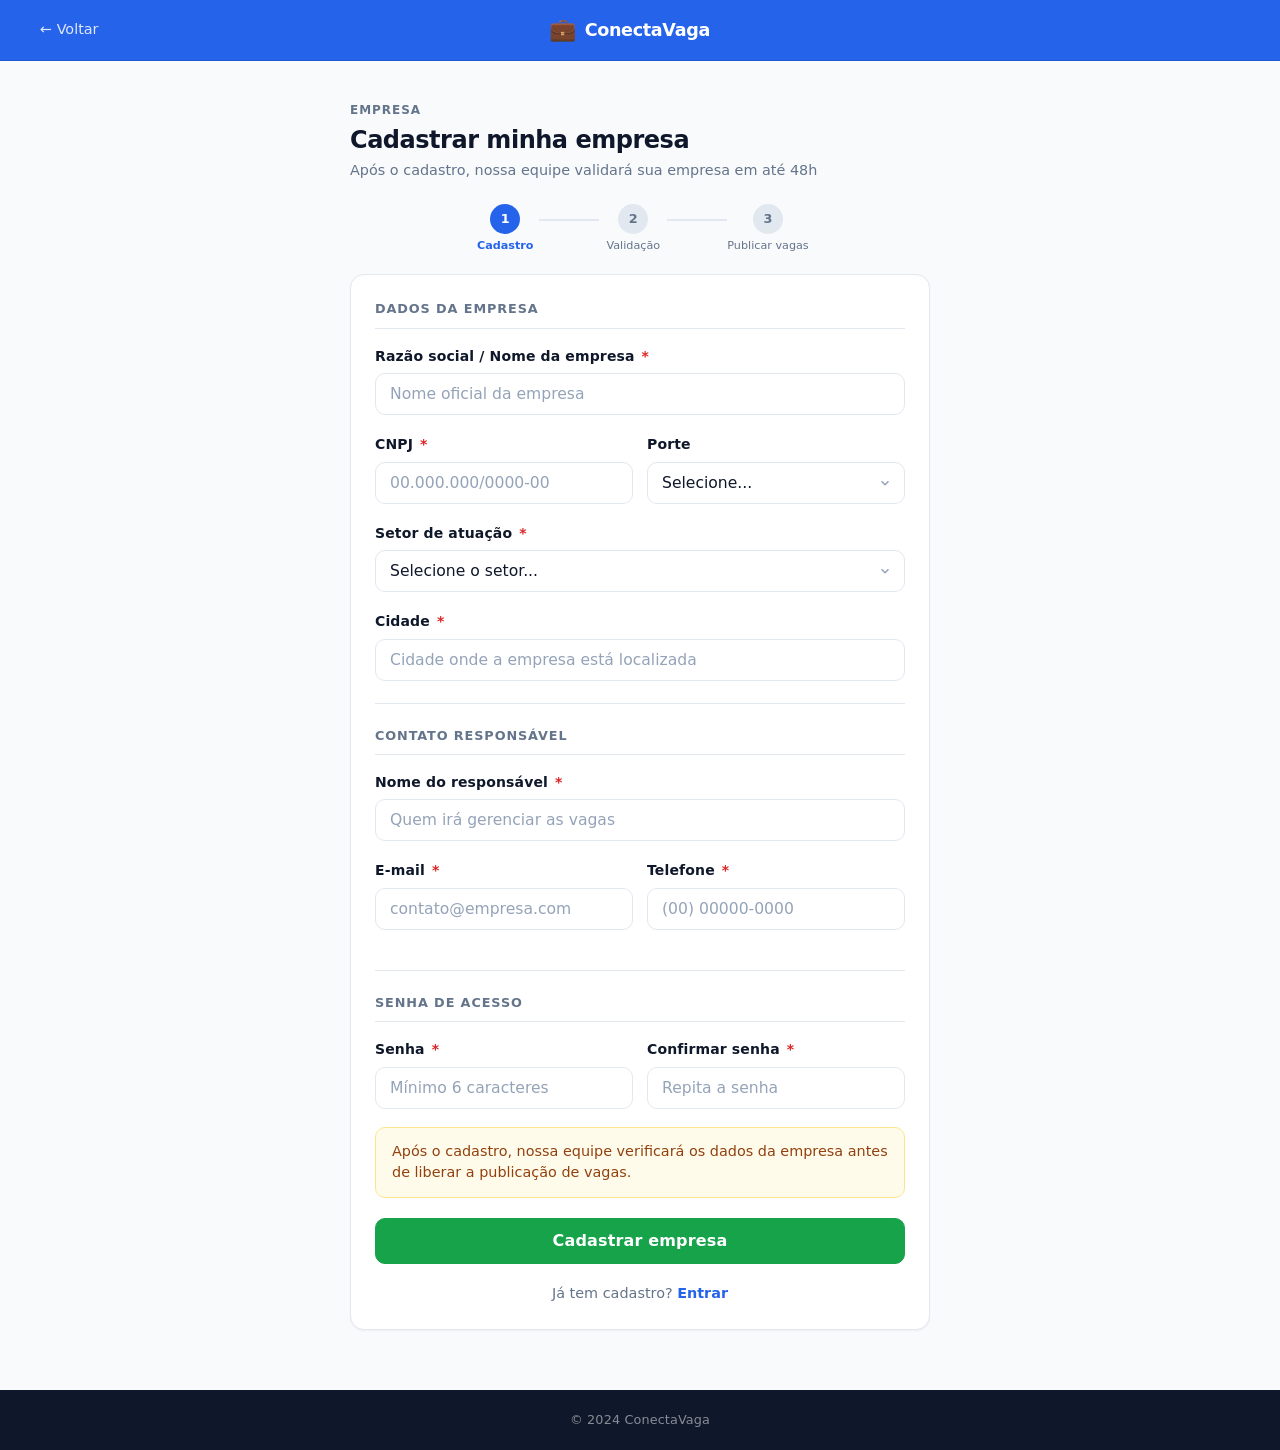
<file: empresa/cadastro.html>
<!DOCTYPE html>
<html lang="pt-BR">
<head>
  <meta charset="UTF-8">
  <meta name="viewport" content="width=device-width, initial-scale=1.0">
  <title>Cadastrar Empresa | ConectaVaga</title>
  <link rel="stylesheet" href="../css/style.css">
</head>
<body class="auth-body">

  <header class="header">
    <div class="header-inner">
      <a href="../index.html" class="back-btn">← Voltar</a>
      <a href="../index.html" class="logo">
        <span class="logo-icon">💼</span>
        <span class="logo-text">ConectaVaga</span>
      </a>
      <div style="width:80px"></div>
    </div>
  </header>

  <main class="auth-main">
    <div class="auth-box" style="max-width:580px">

      <p class="auth-eyebrow">Empresa</p>
      <h1 class="auth-title">Cadastrar minha empresa</h1>
      <p class="auth-subtitle">Após o cadastro, nossa equipe validará sua empresa em até 48h</p>

      <div class="progress-bar mb-3">
        <div class="step-wrap">
          <div class="step-dot active">1</div>
          <div class="step-name active">Cadastro</div>
        </div>
        <div class="step-line"></div>
        <div class="step-wrap">
          <div class="step-dot">2</div>
          <div class="step-name">Validação</div>
        </div>
        <div class="step-line"></div>
        <div class="step-wrap">
          <div class="step-dot">3</div>
          <div class="step-name">Publicar vagas</div>
        </div>
      </div>

      <div class="card">
        <form id="cadastroEmpresaForm" novalidate>

          <p class="form-section-title">Dados da empresa</p>

          <div class="form-group">
            <label class="form-label" for="razaoSocial">
              Razão social / Nome da empresa <span class="form-required">*</span>
            </label>
            <input class="form-control" type="text" id="razaoSocial"
              placeholder="Nome oficial da empresa" required>
          </div>
          <div class="form-row">
            <div class="form-group">
              <label class="form-label" for="cnpj">CNPJ <span class="form-required">*</span></label>
              <input class="form-control" type="text" id="cnpj"
                placeholder="00.000.000/0000-00" required maxlength="18">
            </div>
            <div class="form-group">
              <label class="form-label" for="porte">Porte</label>
              <select class="form-control" id="porte">
                <option value="">Selecione...</option>
                <option>MEI</option>
                <option>Microempresa (ME)</option>
                <option>Pequena empresa</option>
                <option>Média empresa</option>
                <option>Grande empresa</option>
              </select>
            </div>
          </div>
          <div class="form-group">
            <label class="form-label" for="setor">Setor de atuação <span class="form-required">*</span></label>
            <select class="form-control" id="setor" required>
              <option value="">Selecione o setor...</option>
              <option>Comércio Varejista</option>
              <option>Alimentação e Restaurantes</option>
              <option>Construção Civil</option>
              <option>Saúde</option>
              <option>Educação</option>
              <option>Logística e Transporte</option>
              <option>Indústria</option>
              <option>Serviços Gerais</option>
              <option>Tecnologia</option>
              <option>Agronegócio</option>
              <option>Outro</option>
            </select>
          </div>
          <div class="form-group">
            <label class="form-label" for="cidade">Cidade <span class="form-required">*</span></label>
            <input class="form-control" type="text" id="cidade"
              placeholder="Cidade onde a empresa está localizada" required>
          </div>

          <hr class="form-divider">
          <p class="form-section-title">Contato responsável</p>

          <div class="form-group">
            <label class="form-label" for="responsavel">
              Nome do responsável <span class="form-required">*</span>
            </label>
            <input class="form-control" type="text" id="responsavel"
              placeholder="Quem irá gerenciar as vagas" required>
          </div>
          <div class="form-row">
            <div class="form-group">
              <label class="form-label" for="email">E-mail <span class="form-required">*</span></label>
              <input class="form-control" type="email" id="email"
                placeholder="contato@empresa.com" required autocomplete="email">
            </div>
            <div class="form-group">
              <label class="form-label" for="telefone">Telefone <span class="form-required">*</span></label>
              <input class="form-control" type="tel" id="telefone"
                placeholder="(00) 00000-0000" required maxlength="15">
            </div>
          </div>

          <hr class="form-divider">
          <p class="form-section-title">Senha de acesso</p>

          <div class="form-row">
            <div class="form-group">
              <label class="form-label" for="senha">Senha <span class="form-required">*</span></label>
              <input class="form-control" type="password" id="senha"
                placeholder="Mínimo 6 caracteres" required minlength="6"
                autocomplete="new-password">
            </div>
            <div class="form-group">
              <label class="form-label" for="confirmarSenha">Confirmar senha <span class="form-required">*</span></label>
              <input class="form-control" type="password" id="confirmarSenha"
                placeholder="Repita a senha" required autocomplete="new-password">
            </div>
          </div>

          <div class="alert alert-warning">
            <span>Após o cadastro, nossa equipe verificará os dados da empresa antes de liberar a publicação de vagas.</span>
          </div>

          <div id="erroCampos" class="alert alert-danger mt-2" style="display:none">
            <span>Preencha todos os campos obrigatórios (*).</span>
          </div>
          <div id="erroSenha" class="alert alert-danger mt-2" style="display:none">
            <span>As senhas não coincidem.</span>
          </div>

          <button type="submit" class="btn btn-secondary btn-full btn-lg mt-3">
            Cadastrar empresa
          </button>
        </form>

        <p class="auth-switch">
          Já tem cadastro? <a href="login.html">Entrar</a>
        </p>
      </div>

    </div>
  </main>

  <footer class="footer">
    <p>© 2024 ConectaVaga</p>
  </footer>

  <script>
    document.getElementById('cnpj').addEventListener('input', function() {
      let v = this.value.replace(/\D/g, '').slice(0, 14);
      v = v.replace(/(\d{2})(\d)/, '$1.$2');
      v = v.replace(/(\d{3})(\d)/, '$1.$2');
      v = v.replace(/(\d{3})(\d)/, '$1/$2');
      v = v.replace(/(\d{4})(\d{1,2})$/, '$1-$2');
      this.value = v;
    });

    document.getElementById('telefone').addEventListener('input', function() {
      let v = this.value.replace(/\D/g, '').slice(0, 11);
      if (v.length <= 10) {
        v = v.replace(/(\d{2})(\d{4})(\d{0,4})/, '($1) $2-$3');
      } else {
        v = v.replace(/(\d{2})(\d{5})(\d{0,4})/, '($1) $2-$3');
      }
      this.value = v.trim().replace(/-$/, '');
    });

    document.getElementById('cadastroEmpresaForm').addEventListener('submit', function(e) {
      e.preventDefault();
      const razao   = document.getElementById('razaoSocial').value.trim();
      const cnpj    = document.getElementById('cnpj').value.trim();
      const setor   = document.getElementById('setor').value;
      const cidade  = document.getElementById('cidade').value.trim();
      const resp    = document.getElementById('responsavel').value.trim();
      const email   = document.getElementById('email').value.trim();
      const tel     = document.getElementById('telefone').value.trim();
      const senha   = document.getElementById('senha').value;
      const confirm = document.getElementById('confirmarSenha').value;

      document.getElementById('erroCampos').style.display = 'none';
      document.getElementById('erroSenha').style.display  = 'none';

      if (!razao || !cnpj || !setor || !cidade || !resp || !email || !tel || !senha || !confirm) {
        document.getElementById('erroCampos').style.display = 'flex';
        return;
      }
      if (senha !== confirm) {
        document.getElementById('erroSenha').style.display = 'flex';
        return;
      }

      localStorage.setItem('empresa_nome',   razao);
      localStorage.setItem('empresa_setor',  setor);
      localStorage.setItem('empresa_cidade', cidade);

      window.location.href = 'validacao.html';
    });
  </script>

</body>
</html>
</file>
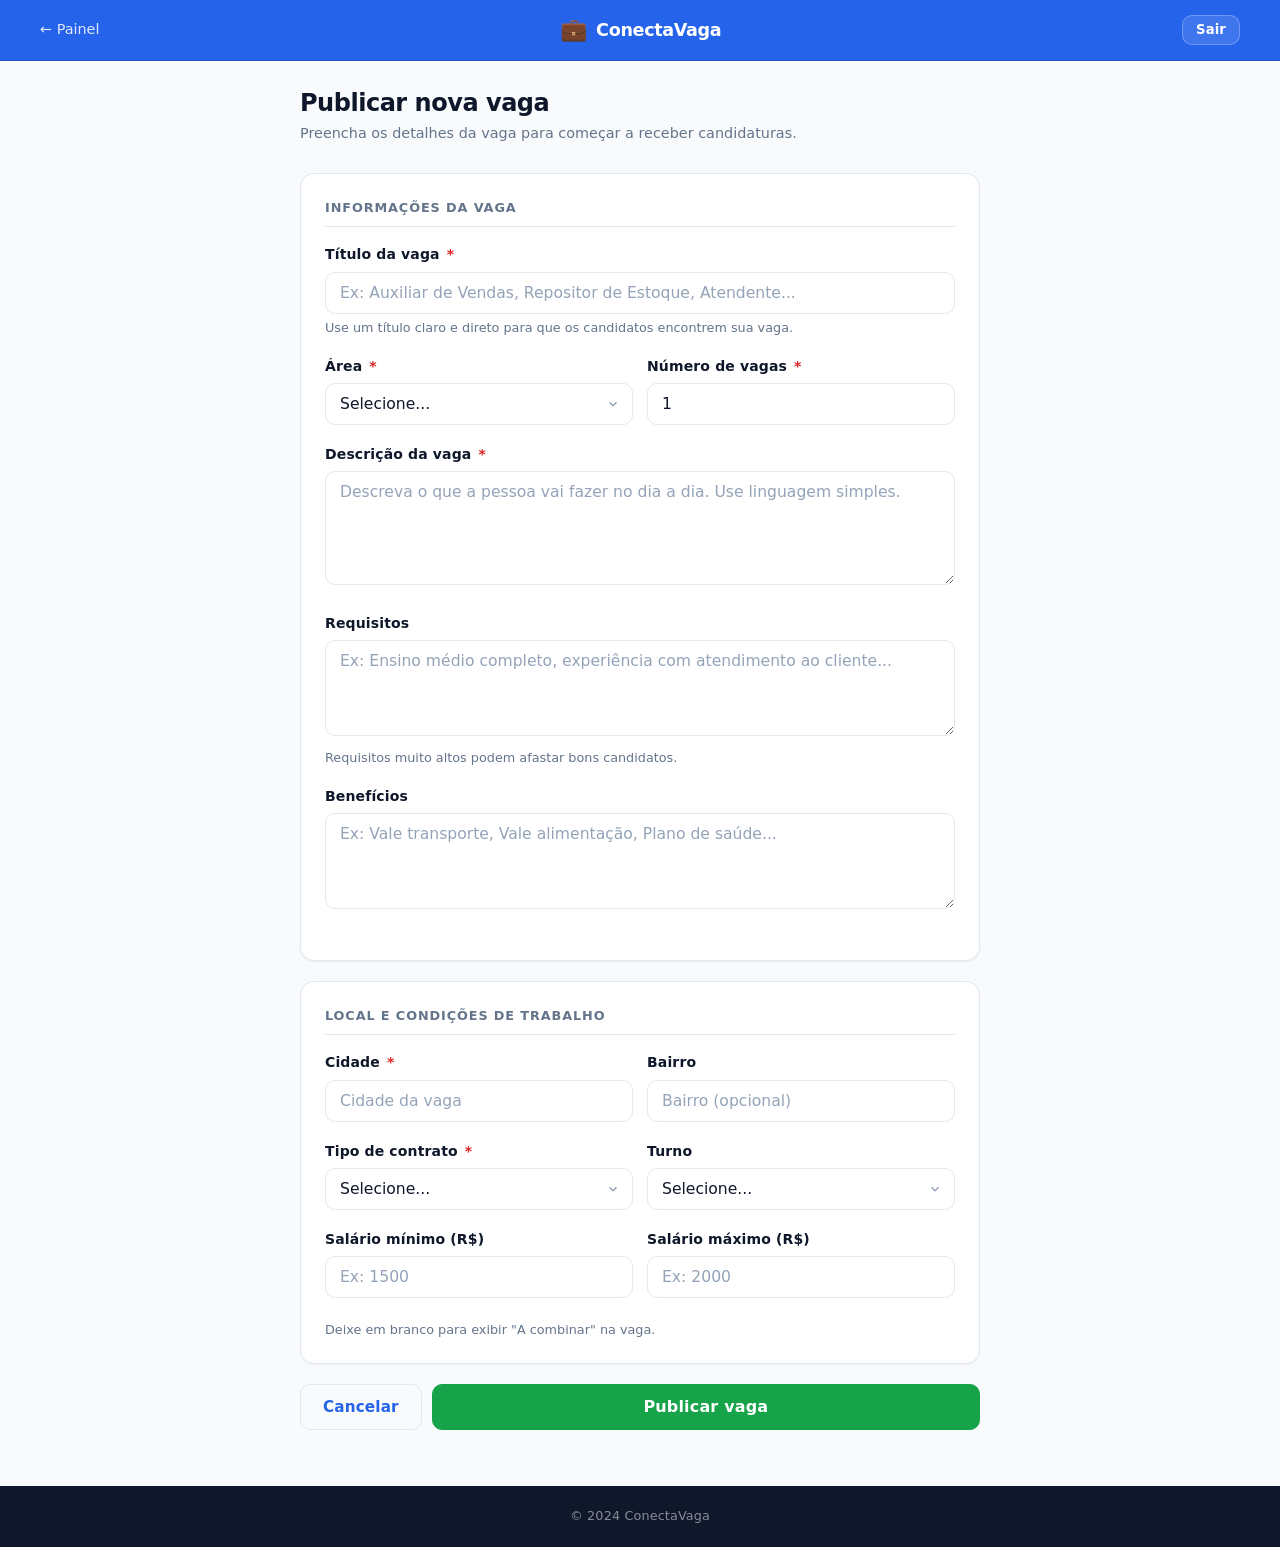
<file: empresa/criar-vaga.html>
<!DOCTYPE html>
<html lang="pt-BR">
<head>
  <meta charset="UTF-8">
  <meta name="viewport" content="width=device-width, initial-scale=1.0">
  <title>Publicar Vaga | ConectaVaga</title>
  <link rel="stylesheet" href="../css/style.css">
</head>
<body style="min-height:100vh;display:flex;flex-direction:column;">

  <header class="header">
    <div class="header-inner">
      <a href="dashboard.html" class="back-btn">← Painel</a>
      <a href="../index.html" class="logo">
        <span class="logo-icon">💼</span>
        <span class="logo-text">ConectaVaga</span>
      </a>
      <div class="header-user-info">
        <a href="../index.html" class="btn btn-ghost btn-sm">Sair</a>
      </div>
    </div>
  </header>

  <main style="flex:1;padding:28px 20px 56px;">
    <div style="max-width:680px;margin:0 auto;">

      <h1 style="font-size:1.5rem;font-weight:800;margin-bottom:4px;letter-spacing:-0.02em;">
        Publicar nova vaga
      </h1>
      <p class="text-muted mb-4" style="font-size:0.9rem;">
        Preencha os detalhes da vaga para começar a receber candidaturas.
      </p>

      <!-- Tela de sucesso -->
      <div id="successScreen" style="display:none;text-align:center;padding:56px 20px;">
        <div style="
          display:inline-flex;align-items:center;justify-content:center;
          width:64px;height:64px;border-radius:16px;
          background:var(--success-bg);color:var(--success);
          font-size:0.8rem;font-weight:800;letter-spacing:0.02em;
          margin-bottom:20px;
        ">OK</div>
        <h2 style="font-size:1.6rem;font-weight:800;margin-bottom:10px;letter-spacing:-0.02em;">
          Vaga publicada!
        </h2>
        <p class="text-muted" style="margin-bottom:28px;font-size:0.95rem;">
          Sua vaga está ativa e já está disponível para os candidatos.
          Você será notificado quando alguém se candidatar.
        </p>
        <div class="d-flex gap-2" style="justify-content:center;flex-wrap:wrap;">
          <a href="dashboard.html" class="btn btn-secondary btn-lg">Ver meu painel</a>
          <a href="criar-vaga.html" class="btn btn-outline btn-lg">Publicar outra vaga</a>
        </div>
      </div>

      <!-- Formulário -->
      <form id="vagaForm" novalidate>

        <div class="card mb-3">
          <p class="form-section-title">Informações da vaga</p>

          <div class="form-group">
            <label class="form-label" for="titulo">
              Título da vaga <span class="form-required">*</span>
            </label>
            <input class="form-control" type="text" id="titulo" required
              placeholder="Ex: Auxiliar de Vendas, Repositor de Estoque, Atendente...">
            <p class="form-hint">Use um título claro e direto para que os candidatos encontrem sua vaga.</p>
          </div>

          <div class="form-row">
            <div class="form-group">
              <label class="form-label" for="area">Área <span class="form-required">*</span></label>
              <select class="form-control" id="area" required>
                <option value="">Selecione...</option>
                <option>Vendas e Comércio</option>
                <option>Administrativo</option>
                <option>Alimentação e Gastronomia</option>
                <option>Limpeza e Conservação</option>
                <option>Logística e Transporte</option>
                <option>Construção Civil</option>
                <option>Saúde e Cuidados</option>
                <option>Educação</option>
                <option>Segurança</option>
                <option>Tecnologia</option>
                <option>Indústria e Produção</option>
                <option>Serviços Gerais</option>
                <option>Outro</option>
              </select>
            </div>
            <div class="form-group">
              <label class="form-label" for="numVagas">Número de vagas <span class="form-required">*</span></label>
              <input class="form-control" type="number" id="numVagas" min="1" max="999" value="1" required>
            </div>
          </div>

          <div class="form-group">
            <label class="form-label" for="descricao">
              Descrição da vaga <span class="form-required">*</span>
            </label>
            <textarea class="form-control" id="descricao" rows="5" required
              placeholder="Descreva o que a pessoa vai fazer no dia a dia. Use linguagem simples."></textarea>
          </div>

          <div class="form-group">
            <label class="form-label" for="requisitos">Requisitos</label>
            <textarea class="form-control" id="requisitos" rows="3"
              placeholder="Ex: Ensino médio completo, experiência com atendimento ao cliente..."></textarea>
            <p class="form-hint">Requisitos muito altos podem afastar bons candidatos.</p>
          </div>

          <div class="form-group">
            <label class="form-label" for="beneficios">Benefícios</label>
            <textarea class="form-control" id="beneficios" rows="2"
              placeholder="Ex: Vale transporte, Vale alimentação, Plano de saúde..."></textarea>
          </div>
        </div>

        <div class="card mb-3">
          <p class="form-section-title">Local e condições de trabalho</p>

          <div class="form-row">
            <div class="form-group">
              <label class="form-label" for="cidade">Cidade <span class="form-required">*</span></label>
              <input class="form-control" type="text" id="cidade" required placeholder="Cidade da vaga">
            </div>
            <div class="form-group">
              <label class="form-label" for="bairro">Bairro</label>
              <input class="form-control" type="text" id="bairro" placeholder="Bairro (opcional)">
            </div>
          </div>

          <div class="form-row">
            <div class="form-group">
              <label class="form-label" for="contrato">Tipo de contrato <span class="form-required">*</span></label>
              <select class="form-control" id="contrato" required>
                <option value="">Selecione...</option>
                <option>CLT (carteira assinada)</option>
                <option>Temporário</option>
                <option>Estágio</option>
                <option>Freelancer / Autônomo</option>
                <option>Aprendiz</option>
              </select>
            </div>
            <div class="form-group">
              <label class="form-label" for="turno">Turno</label>
              <select class="form-control" id="turno">
                <option value="">Selecione...</option>
                <option>Integral (8h)</option>
                <option>Manhã</option>
                <option>Tarde</option>
                <option>Noturno</option>
                <option>Fins de semana</option>
                <option>Flexível</option>
              </select>
            </div>
          </div>

          <div class="form-row">
            <div class="form-group">
              <label class="form-label" for="salarioMin">Salário mínimo (R$)</label>
              <input class="form-control" type="number" id="salarioMin" placeholder="Ex: 1500" min="0">
            </div>
            <div class="form-group">
              <label class="form-label" for="salarioMax">Salário máximo (R$)</label>
              <input class="form-control" type="number" id="salarioMax" placeholder="Ex: 2000" min="0">
            </div>
          </div>
          <p class="form-hint">Deixe em branco para exibir "A combinar" na vaga.</p>
        </div>

        <div id="erroCampos" class="alert alert-danger mb-3" style="display:none">
          <span>Preencha os campos obrigatórios: Título, Área, Descrição, Cidade e Tipo de contrato.</span>
        </div>

        <div class="d-flex gap-2">
          <a href="dashboard.html" class="btn btn-outline">Cancelar</a>
          <button type="submit" class="btn btn-secondary btn-lg flex-1">
            Publicar vaga
          </button>
        </div>

      </form>
    </div>
  </main>

  <footer class="footer">
    <p>© 2024 ConectaVaga</p>
  </footer>

  <script>
    document.getElementById('vagaForm').addEventListener('submit', function(e) {
      e.preventDefault();
      const titulo   = document.getElementById('titulo').value.trim();
      const area     = document.getElementById('area').value;
      const desc     = document.getElementById('descricao').value.trim();
      const cidade   = document.getElementById('cidade').value.trim();
      const contrato = document.getElementById('contrato').value;

      document.getElementById('erroCampos').style.display = 'none';

      if (!titulo || !area || !desc || !cidade || !contrato) {
        document.getElementById('erroCampos').style.display = 'flex';
        window.scrollTo(0, document.getElementById('erroCampos').offsetTop - 20);
        return;
      }

      document.getElementById('vagaForm').style.display    = 'none';
      document.getElementById('successScreen').style.display = 'block';
      window.scrollTo(0, 0);
    });
  </script>

</body>
</html>
</file>
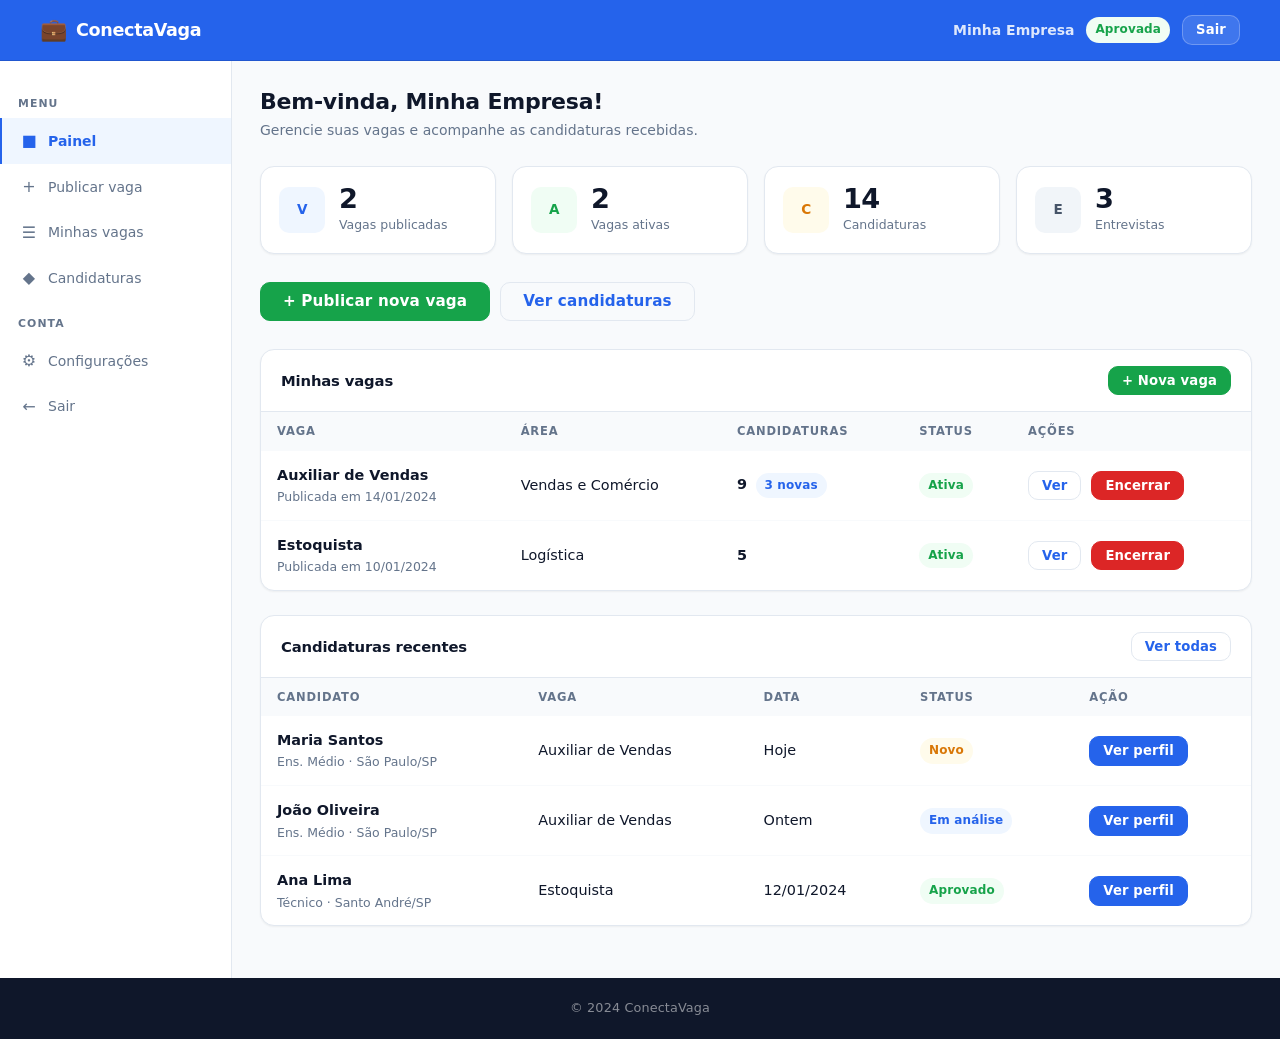
<file: empresa/dashboard.html>
<!DOCTYPE html>
<html lang="pt-BR">
<head>
  <meta charset="UTF-8">
  <meta name="viewport" content="width=device-width, initial-scale=1.0">
  <title>Painel da Empresa | ConectaVaga</title>
  <link rel="stylesheet" href="../css/style.css">
</head>
<body style="min-height:100vh;display:flex;flex-direction:column;">

  <header class="header">
    <div class="header-inner">
      <a href="../index.html" class="logo">
        <span class="logo-icon">💼</span>
        <span class="logo-text">ConectaVaga</span>
      </a>
      <div class="header-user-info">
        <span class="header-user-name" id="nomeEmpresa">Minha Empresa</span>
        <span class="badge badge-success">Aprovada</span>
        <a href="../index.html" class="btn btn-ghost btn-sm">Sair</a>
      </div>
    </div>
  </header>

  <div class="dash-layout" style="flex:1;">

    <aside class="dash-sidebar">
      <p class="sidebar-section-label">Menu</p>
      <ul class="sidebar-nav">
        <li><a href="dashboard.html" class="active"><span class="nav-icon">&#9632;</span> Painel</a></li>
        <li><a href="criar-vaga.html"><span class="nav-icon">+</span> Publicar vaga</a></li>
        <li><a href="#"><span class="nav-icon">&#9776;</span> Minhas vagas</a></li>
        <li><a href="#"><span class="nav-icon">&#9670;</span> Candidaturas</a></li>
      </ul>
      <p class="sidebar-section-label">Conta</p>
      <ul class="sidebar-nav">
        <li><a href="#"><span class="nav-icon">&#9881;</span> Configurações</a></li>
        <li><a href="../index.html"><span class="nav-icon">&#8592;</span> Sair</a></li>
      </ul>
    </aside>

    <main class="dash-content">

      <h1 class="dash-title" id="bvNome">Bem-vinda!</h1>
      <p class="dash-subtitle">Gerencie suas vagas e acompanhe as candidaturas recebidas.</p>

      <div class="stats-grid">
        <div class="stat-card">
          <div class="stat-icon-box blue">V</div>
          <div>
            <div class="stat-value">2</div>
            <div class="stat-label">Vagas publicadas</div>
          </div>
        </div>
        <div class="stat-card">
          <div class="stat-icon-box green">A</div>
          <div>
            <div class="stat-value">2</div>
            <div class="stat-label">Vagas ativas</div>
          </div>
        </div>
        <div class="stat-card">
          <div class="stat-icon-box orange">C</div>
          <div>
            <div class="stat-value">14</div>
            <div class="stat-label">Candidaturas</div>
          </div>
        </div>
        <div class="stat-card">
          <div class="stat-icon-box dark">E</div>
          <div>
            <div class="stat-value">3</div>
            <div class="stat-label">Entrevistas</div>
          </div>
        </div>
      </div>

      <div class="d-flex gap-2 mb-4 align-center">
        <a href="criar-vaga.html" class="btn btn-secondary">+ Publicar nova vaga</a>
        <a href="#" class="btn btn-outline">Ver candidaturas</a>
      </div>

      <div class="table-card">
        <div class="table-card-header">
          <h2 class="table-card-title">Minhas vagas</h2>
          <a href="criar-vaga.html" class="btn btn-secondary btn-sm">+ Nova vaga</a>
        </div>
        <table>
          <thead>
            <tr>
              <th>Vaga</th>
              <th>Área</th>
              <th>Candidaturas</th>
              <th>Status</th>
              <th>Ações</th>
            </tr>
          </thead>
          <tbody>
            <tr>
              <td>
                <div class="fw-bold">Auxiliar de Vendas</div>
                <div class="text-muted" style="font-size:0.78rem">Publicada em 14/01/2024</div>
              </td>
              <td>Vendas e Comércio</td>
              <td><strong>9</strong> <span class="badge badge-info" style="margin-left:4px">3 novas</span></td>
              <td><span class="badge badge-success">Ativa</span></td>
              <td>
                <div class="d-flex gap-2">
                  <a href="#" class="btn btn-sm btn-outline">Ver</a>
                  <a href="#" class="btn btn-sm btn-danger" onclick="return confirm('Encerrar esta vaga?')">Encerrar</a>
                </div>
              </td>
            </tr>
            <tr>
              <td>
                <div class="fw-bold">Estoquista</div>
                <div class="text-muted" style="font-size:0.78rem">Publicada em 10/01/2024</div>
              </td>
              <td>Logística</td>
              <td><strong>5</strong></td>
              <td><span class="badge badge-success">Ativa</span></td>
              <td>
                <div class="d-flex gap-2">
                  <a href="#" class="btn btn-sm btn-outline">Ver</a>
                  <a href="#" class="btn btn-sm btn-danger" onclick="return confirm('Encerrar esta vaga?')">Encerrar</a>
                </div>
              </td>
            </tr>
          </tbody>
        </table>
      </div>

      <div class="table-card">
        <div class="table-card-header">
          <h2 class="table-card-title">Candidaturas recentes</h2>
          <a href="#" class="btn btn-outline btn-sm">Ver todas</a>
        </div>
        <table>
          <thead>
            <tr>
              <th>Candidato</th>
              <th>Vaga</th>
              <th>Data</th>
              <th>Status</th>
              <th>Ação</th>
            </tr>
          </thead>
          <tbody>
            <tr>
              <td>
                <div class="fw-bold">Maria Santos</div>
                <div class="text-muted" style="font-size:0.78rem">Ens. Médio · São Paulo/SP</div>
              </td>
              <td>Auxiliar de Vendas</td>
              <td>Hoje</td>
              <td><span class="badge badge-warning">Novo</span></td>
              <td><a href="#" class="btn btn-sm btn-primary">Ver perfil</a></td>
            </tr>
            <tr>
              <td>
                <div class="fw-bold">João Oliveira</div>
                <div class="text-muted" style="font-size:0.78rem">Ens. Médio · São Paulo/SP</div>
              </td>
              <td>Auxiliar de Vendas</td>
              <td>Ontem</td>
              <td><span class="badge badge-info">Em análise</span></td>
              <td><a href="#" class="btn btn-sm btn-primary">Ver perfil</a></td>
            </tr>
            <tr>
              <td>
                <div class="fw-bold">Ana Lima</div>
                <div class="text-muted" style="font-size:0.78rem">Técnico · Santo André/SP</div>
              </td>
              <td>Estoquista</td>
              <td>12/01/2024</td>
              <td><span class="badge badge-success">Aprovado</span></td>
              <td><a href="#" class="btn btn-sm btn-primary">Ver perfil</a></td>
            </tr>
          </tbody>
        </table>
      </div>

    </main>
  </div>

  <footer class="footer">
    <p>© 2024 ConectaVaga</p>
  </footer>

  <script>
    const nome = localStorage.getItem('empresa_nome') || 'Minha Empresa';
    document.getElementById('nomeEmpresa').textContent = nome;
    document.getElementById('bvNome').textContent = 'Bem-vinda, ' + nome + '!';
  </script>

</body>
</html>
</file>
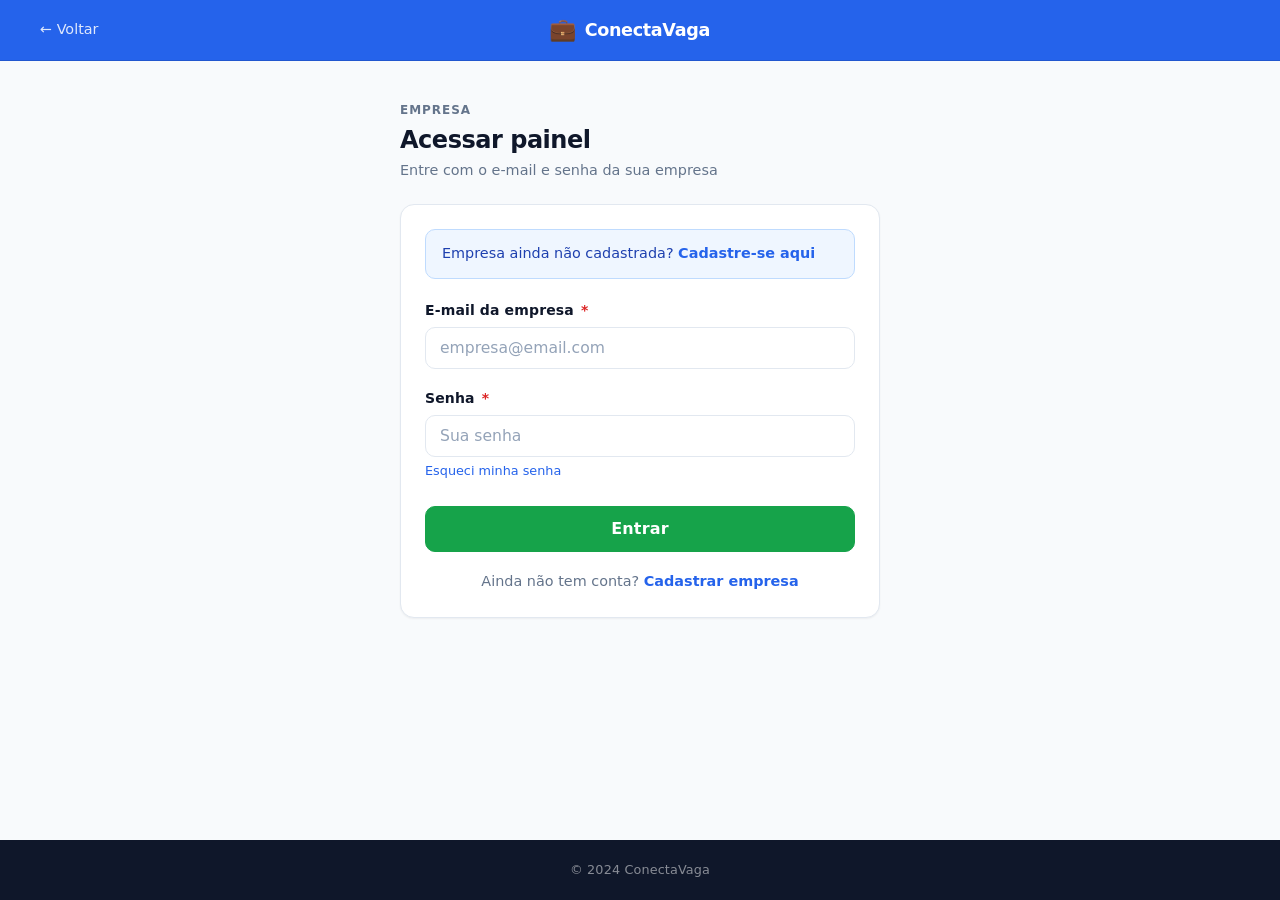
<file: empresa/login.html>
<!DOCTYPE html>
<html lang="pt-BR">
<head>
  <meta charset="UTF-8">
  <meta name="viewport" content="width=device-width, initial-scale=1.0">
  <title>Entrar — Empresa | ConectaVaga</title>
  <link rel="stylesheet" href="../css/style.css">
</head>
<body class="auth-body">

  <header class="header">
    <div class="header-inner">
      <a href="../index.html" class="back-btn">← Voltar</a>
      <a href="../index.html" class="logo">
        <span class="logo-icon">💼</span>
        <span class="logo-text">ConectaVaga</span>
      </a>
      <div style="width:80px"></div>
    </div>
  </header>

  <main class="auth-main">
    <div class="auth-box">

      <p class="auth-eyebrow">Empresa</p>
      <h1 class="auth-title">Acessar painel</h1>
      <p class="auth-subtitle">Entre com o e-mail e senha da sua empresa</p>

      <div class="card">
        <div class="alert alert-info mb-3">
          <span>Empresa ainda não cadastrada? <a href="cadastro.html"><strong>Cadastre-se aqui</strong></a></span>
        </div>

        <form id="loginEmpresaForm" novalidate>
          <div class="form-group">
            <label class="form-label" for="email">
              E-mail da empresa <span class="form-required">*</span>
            </label>
            <input class="form-control" type="email" id="email"
              placeholder="empresa@email.com" required autocomplete="username">
          </div>

          <div class="form-group">
            <label class="form-label" for="senha">
              Senha <span class="form-required">*</span>
            </label>
            <input class="form-control" type="password" id="senha"
              placeholder="Sua senha" required autocomplete="current-password">
            <p class="form-hint"><a href="#">Esqueci minha senha</a></p>
          </div>

          <div id="erroLogin" class="alert alert-danger mb-2" style="display:none">
            <span>E-mail ou senha incorretos. Tente novamente.</span>
          </div>

          <button type="submit" class="btn btn-secondary btn-full btn-lg mt-1">
            Entrar
          </button>
        </form>

        <p class="auth-switch">
          Ainda não tem conta? <a href="cadastro.html">Cadastrar empresa</a>
        </p>
      </div>

    </div>
  </main>

  <footer class="footer">
    <p>© 2024 ConectaVaga</p>
  </footer>

  <script>
    document.getElementById('loginEmpresaForm').addEventListener('submit', function(e) {
      e.preventDefault();
      const email = document.getElementById('email').value.trim();
      const senha = document.getElementById('senha').value;
      if (!email || !senha) {
        document.getElementById('erroLogin').style.display = 'flex';
        return;
      }
      window.location.href = 'dashboard.html';
    });
  </script>

</body>
</html>
</file>
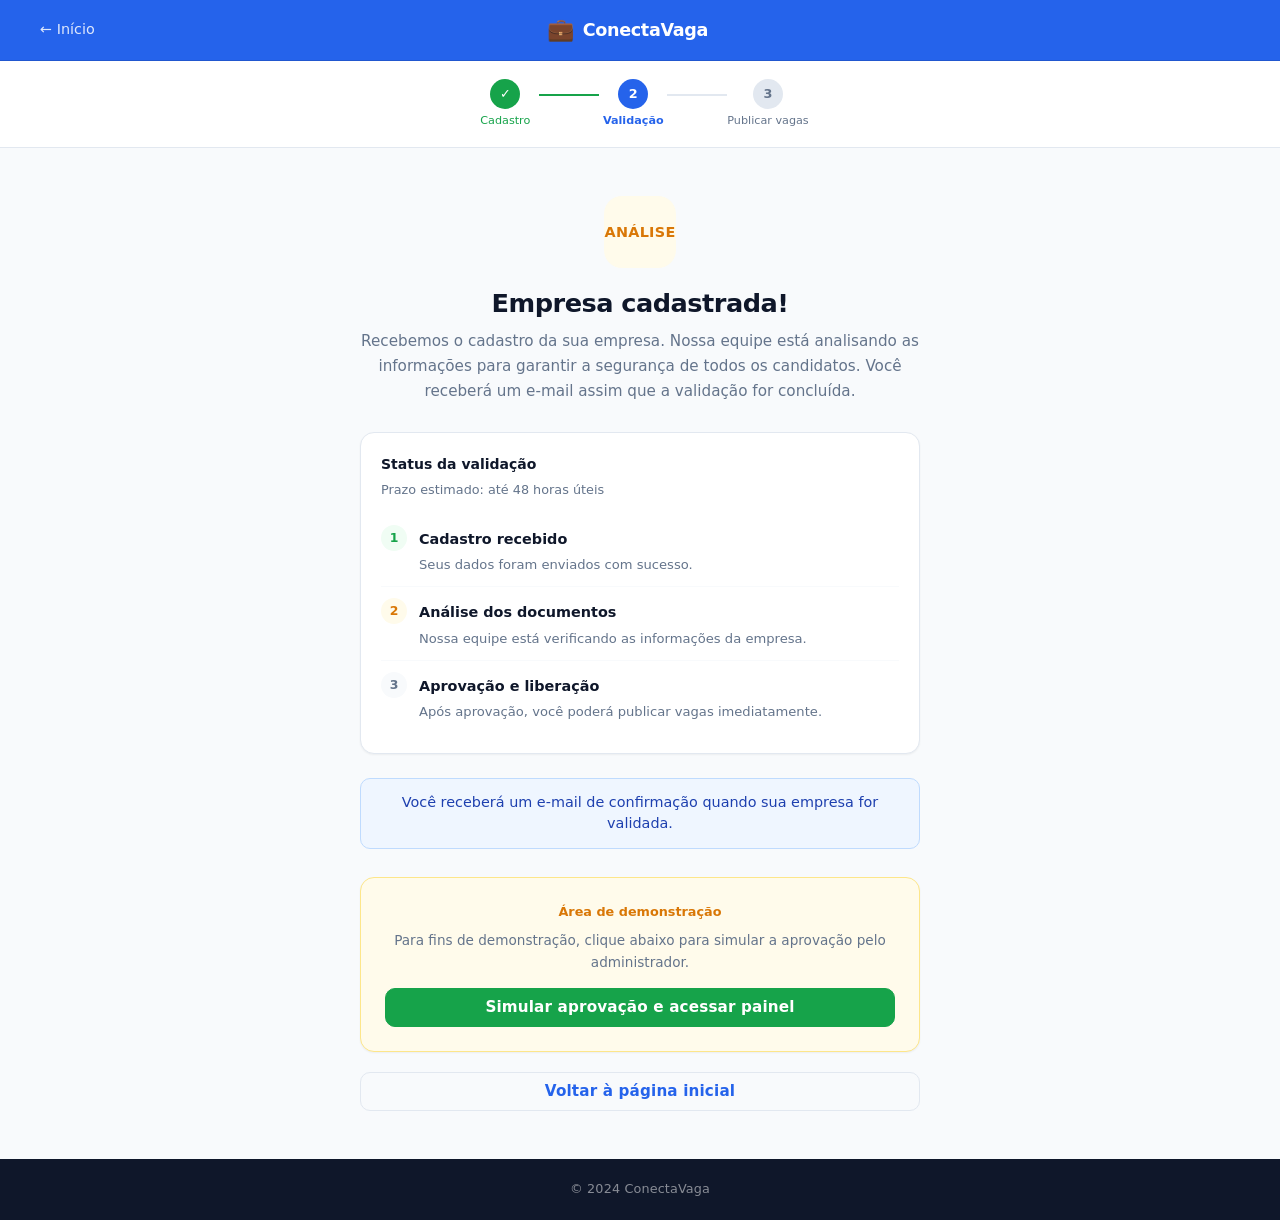
<file: empresa/validacao.html>
<!DOCTYPE html>
<html lang="pt-BR">
<head>
  <meta charset="UTF-8">
  <meta name="viewport" content="width=device-width, initial-scale=1.0">
  <title>Aguardando Validação | ConectaVaga</title>
  <link rel="stylesheet" href="../css/style.css">
</head>
<body class="validation-body">

  <header class="header">
    <div class="header-inner">
      <a href="../index.html" class="back-btn">← Início</a>
      <a href="../index.html" class="logo">
        <span class="logo-icon">💼</span>
        <span class="logo-text">ConectaVaga</span>
      </a>
      <div style="width:80px"></div>
    </div>
  </header>

  <div style="background:#fff;border-bottom:1px solid var(--border);padding:18px 24px;">
    <div class="progress-bar" style="margin-bottom:0;">
      <div class="step-wrap">
        <div class="step-dot done">&#10003;</div>
        <div class="step-name done">Cadastro</div>
      </div>
      <div class="step-line done"></div>
      <div class="step-wrap">
        <div class="step-dot active">2</div>
        <div class="step-name active">Validação</div>
      </div>
      <div class="step-line"></div>
      <div class="step-wrap">
        <div class="step-dot">3</div>
        <div class="step-name">Publicar vagas</div>
      </div>
    </div>
  </div>

  <main class="validation-main">
    <div class="validation-box">

      <div style="
        display:inline-flex;
        align-items:center;
        justify-content:center;
        width:72px;height:72px;
        border-radius:18px;
        background:var(--warning-bg);
        color:var(--warning);
        font-size:0.9rem;
        font-weight:800;
        letter-spacing:0.02em;
        margin-bottom:20px;
      ">ANÁLISE</div>

      <h1 class="validation-title">Empresa cadastrada!</h1>
      <p class="validation-desc">
        Recebemos o cadastro da sua empresa. Nossa equipe está analisando as informações
        para garantir a segurança de todos os candidatos. Você receberá um e-mail
        assim que a validação for concluída.
      </p>

      <div class="validation-steps-card">
        <h3 style="font-size:0.875rem;margin-bottom:4px;font-weight:700;">Status da validação</h3>
        <p style="font-size:0.8rem;color:var(--text-muted);margin-bottom:14px;">Prazo estimado: até 48 horas úteis</p>

        <div class="vstep">
          <div class="vstep-num done">1</div>
          <div class="vstep-text">
            <strong>Cadastro recebido</strong>
            <p>Seus dados foram enviados com sucesso.</p>
          </div>
        </div>
        <div class="vstep">
          <div class="vstep-num active">2</div>
          <div class="vstep-text">
            <strong>Análise dos documentos</strong>
            <p>Nossa equipe está verificando as informações da empresa.</p>
          </div>
        </div>
        <div class="vstep">
          <div class="vstep-num next">3</div>
          <div class="vstep-text">
            <strong>Aprovação e liberação</strong>
            <p>Após aprovação, você poderá publicar vagas imediatamente.</p>
          </div>
        </div>
      </div>

      <div class="alert alert-info text-center mb-4">
        <span>Você receberá um e-mail de confirmação quando sua empresa for validada.</span>
      </div>

      <!-- Simulação para protótipo -->
      <div class="card mb-3" style="background:var(--warning-bg);border-color:#FDE68A;">
        <p style="font-size:0.8rem;font-weight:700;color:var(--warning);margin-bottom:8px;">
          Área de demonstração
        </p>
        <p style="font-size:0.85rem;color:var(--text-muted);margin-bottom:14px;">
          Para fins de demonstração, clique abaixo para simular a aprovação pelo administrador.
        </p>
        <a href="dashboard.html" class="btn btn-secondary btn-full">
          Simular aprovação e acessar painel
        </a>
      </div>

      <a href="../index.html" class="btn btn-outline btn-full">
        Voltar à página inicial
      </a>

    </div>
  </main>

  <footer class="footer">
    <p>© 2024 ConectaVaga</p>
  </footer>

</body>
</html>
</file>
<file: css/style.css>
/* ============================================================
   ConectaVaga — Design System
   ============================================================ */

:root {
  /* Paleta principal */
  --blue:        #2563EB;
  --blue-dark:   #1D4ED8;
  --blue-mid:    #3B82F6;
  --blue-light:  #EFF6FF;
  --green:       #16A34A;
  --green-dark:  #15803D;
  --dark:        #475569;
  --dark-2:      #0F172A;
  --danger:      #DC2626;
  --danger-bg:   #FEF2F2;
  --success:     #16A34A;
  --success-bg:  #F0FDF4;
  --warning:     #D97706;
  --warning-bg:  #FFFBEB;

  /* Neutros */
  --bg:          #F8FAFC;
  --white:       #FFFFFF;
  --text:        #0F172A;
  --text-muted:  #64748B;
  --border:      #E2E8F0;
  --border-focus:#93C5FD;

  /* Tipografia */
  --font: system-ui, -apple-system, 'Segoe UI', Roboto, Arial, sans-serif;

  /* Raios */
  --r-sm:  6px;
  --r:    10px;
  --r-lg: 14px;
  --r-xl: 18px;

  /* Sombras */
  --s-xs: 0 1px 2px rgba(0,0,0,0.05);
  --s-sm: 0 1px 3px rgba(0,0,0,0.08), 0 1px 2px rgba(0,0,0,0.05);
  --s:    0 4px 6px -1px rgba(0,0,0,0.07), 0 2px 4px -1px rgba(0,0,0,0.04);
  --s-md: 0 10px 15px -3px rgba(0,0,0,0.08), 0 4px 6px -2px rgba(0,0,0,0.04);

  --transition: 150ms ease;
}

/* ---------- Reset ---------- */
*, *::before, *::after { box-sizing: border-box; margin: 0; padding: 0; }
html { scroll-behavior: smooth; }
body {
  font-family: var(--font);
  font-size: 17px;
  color: var(--text);
  background: var(--bg);
  line-height: 1.6;
  -webkit-font-smoothing: antialiased;
}
a { color: var(--blue); text-decoration: none; }
a:hover { text-decoration: underline; }
img { max-width: 100%; display: block; }
button { font-family: var(--font); }

/* ---------- Tipografia ---------- */
h1 { font-size: 1.875rem; font-weight: 800; line-height: 1.2; letter-spacing: -0.02em; }
h2 { font-size: 1.375rem; font-weight: 700; line-height: 1.3; letter-spacing: -0.01em; }
h3 { font-size: 1.1rem;   font-weight: 700; }
h4 { font-size: 0.975rem; font-weight: 600; }

/* ---------- Header ---------- */
.header {
  background: var(--blue);
  padding: 0 24px;
  position: sticky;
  top: 0;
  z-index: 100;
  border-bottom: 1px solid rgba(0,0,0,0.12);
}
.header-inner {
  max-width: 1200px;
  margin: 0 auto;
  height: 60px;
  display: flex;
  align-items: center;
  justify-content: space-between;
}
.logo { display: flex; align-items: center; gap: 9px; text-decoration: none; }
.logo-icon  { font-size: 22px; }
.logo-text  {
  font-size: 1.1rem;
  font-weight: 800;
  color: #fff;
  letter-spacing: -0.02em;
}
.logo:hover { text-decoration: none; }

.back-btn {
  display: flex;
  align-items: center;
  gap: 5px;
  color: rgba(255,255,255,0.85);
  font-size: 0.9rem;
  font-weight: 500;
  text-decoration: none;
}
.back-btn:hover { color: #fff; text-decoration: none; }

.header-user-info {
  display: flex;
  align-items: center;
  gap: 12px;
  color: rgba(255,255,255,0.85);
  font-size: 0.875rem;
}
.header-user-name { font-weight: 600; }

/* ---------- Footer ---------- */
.footer {
  background: var(--dark-2);
  color: rgba(255,255,255,0.5);
  text-align: center;
  padding: 20px 24px;
  font-size: 0.8rem;
  letter-spacing: 0.01em;
}

/* ---------- Botões ---------- */
.btn {
  display: inline-flex;
  align-items: center;
  justify-content: center;
  gap: 7px;
  padding: 11px 22px;
  font-size: 0.95rem;
  font-weight: 600;
  border: 1.5px solid transparent;
  border-radius: var(--r);
  cursor: pointer;
  transition: background var(--transition), border-color var(--transition),
              box-shadow var(--transition), color var(--transition);
  text-decoration: none;
  line-height: 1;
  white-space: nowrap;
  letter-spacing: 0.01em;
}
.btn:hover  { text-decoration: none; }
.btn:focus-visible {
  outline: 2px solid var(--border-focus);
  outline-offset: 2px;
}

.btn-primary  { background: var(--blue);  color: #fff; border-color: var(--blue);  }
.btn-primary:hover  { background: var(--blue-dark); border-color: var(--blue-dark); }

.btn-secondary { background: var(--green); color: #fff; border-color: var(--green); }
.btn-secondary:hover { background: var(--green-dark); border-color: var(--green-dark); }

.btn-dark  { background: var(--dark);   color: #fff; border-color: var(--dark);   }
.btn-dark:hover  { background: #374151; border-color: #374151; }

.btn-danger { background: var(--danger); color: #fff; border-color: var(--danger); }
.btn-danger:hover { background: #B91C1C; border-color: #B91C1C; }

.btn-success { background: var(--success); color: #fff; border-color: var(--success); }
.btn-success:hover { background: var(--green-dark); border-color: var(--green-dark); }

.btn-outline {
  background: transparent;
  color: var(--blue);
  border-color: var(--border);
}
.btn-outline:hover {
  border-color: var(--blue);
  background: var(--blue-light);
}

.btn-outline-green {
  background: transparent;
  color: var(--green);
  border-color: var(--border);
}
.btn-outline-green:hover {
  border-color: var(--green);
  background: var(--success-bg);
}

.btn-ghost {
  background: rgba(255,255,255,0.12);
  color: #fff;
  border-color: rgba(255,255,255,0.25);
}
.btn-ghost:hover { background: rgba(255,255,255,0.2); }

.btn-lg   { padding: 14px 28px; font-size: 1rem; }
.btn-sm   { padding: 7px 13px;  font-size: 0.825rem; }
.btn-full { width: 100%; }
.btn:disabled { opacity: 0.45; cursor: not-allowed; pointer-events: none; }

/* ---------- Formulários ---------- */
.form-group { margin-bottom: 18px; }

.form-label {
  display: block;
  font-size: 0.875rem;
  font-weight: 600;
  color: var(--text);
  margin-bottom: 6px;
  letter-spacing: 0.01em;
}
.form-required { color: var(--danger); margin-left: 2px; }

.form-control {
  width: 100%;
  padding: 11px 14px;
  font-size: 0.975rem;
  font-family: var(--font);
  color: var(--text);
  background: #fff;
  border: 1.5px solid var(--border);
  border-radius: var(--r);
  transition: border-color var(--transition), box-shadow var(--transition);
  appearance: none;
}
.form-control:focus {
  outline: none;
  border-color: var(--blue);
  box-shadow: 0 0 0 3px rgba(37,99,235,0.12);
}
.form-control::placeholder { color: #94A3B8; }

select.form-control {
  background-image: url("data:image/svg+xml,%3Csvg xmlns='http://www.w3.org/2000/svg' width='14' height='14' viewBox='0 0 24 24' fill='none' stroke='%2394A3B8' stroke-width='2.5'%3E%3Cpolyline points='6 9 12 15 18 9'%3E%3C/polyline%3E%3C/svg%3E");
  background-repeat: no-repeat;
  background-position: right 12px center;
  padding-right: 40px;
  cursor: pointer;
}

textarea.form-control { resize: vertical; min-height: 96px; }

.form-hint  { font-size: 0.8rem; color: var(--text-muted); margin-top: 5px; line-height: 1.4; }

/* Destaque de campo com erro (H9 — Nielsen) */
.campo-erro {
  border-color: var(--danger) !important;
  background: var(--danger-bg) !important;
  box-shadow: 0 0 0 3px rgba(220,38,38,0.12) !important;
}
.campo-erro:focus {
  border-color: var(--danger) !important;
  box-shadow: 0 0 0 3px rgba(220,38,38,0.18) !important;
}

.form-row   { display: grid; gap: 14px; grid-template-columns: 1fr 1fr; }
.form-row-3 { display: grid; gap: 14px; grid-template-columns: 1fr 1fr 1fr; }

.form-divider { border: none; border-top: 1px solid var(--border); margin: 22px 0; }

.form-section-title {
  font-size: 0.8rem;
  font-weight: 700;
  color: var(--text-muted);
  text-transform: uppercase;
  letter-spacing: 0.07em;
  border-bottom: 1px solid var(--border);
  padding-bottom: 8px;
  margin-bottom: 16px;
}

.checkbox-group { display: flex; align-items: flex-start; gap: 10px; }
.checkbox-group input[type="checkbox"] {
  width: 18px;
  height: 18px;
  margin-top: 2px;
  flex-shrink: 0;
  accent-color: var(--blue);
  cursor: pointer;
}
.checkbox-group label { font-size: 0.925rem; cursor: pointer; }

/* ---------- Cards ---------- */
.card {
  background: #fff;
  border-radius: var(--r-lg);
  border: 1px solid var(--border);
  box-shadow: var(--s-xs);
  padding: 24px;
}
.card-sm { padding: 18px; }
.card-header {
  margin-bottom: 18px;
  padding-bottom: 14px;
  border-bottom: 1px solid var(--border);
  display: flex;
  align-items: center;
  justify-content: space-between;
}
.card-title { font-size: 0.975rem; font-weight: 700; }

/* ---------- Alertas ---------- */
.alert {
  padding: 13px 16px;
  border-radius: var(--r);
  font-size: 0.9rem;
  display: flex;
  align-items: flex-start;
  gap: 10px;
  border: 1px solid transparent;
  line-height: 1.5;
}
.alert-icon { font-size: 1rem; flex-shrink: 0; margin-top: 1px; }

.alert-info    { background: var(--blue-light); border-color: #BFDBFE; color: #1E40AF; }
.alert-success { background: var(--success-bg); border-color: #BBF7D0; color: #15803D; }
.alert-warning { background: var(--warning-bg); border-color: #FDE68A; color: #92400E; }
.alert-danger  { background: var(--danger-bg);  border-color: #FECACA; color: #991B1B; }

/* ---------- Barra de progresso ---------- */
.progress-bar {
  display: flex;
  align-items: flex-start;
  justify-content: center;
  margin-bottom: 28px;
  overflow-x: auto;
  padding-bottom: 2px;
}
.step-wrap { display: flex; flex-direction: column; align-items: center; min-width: 68px; }
.step-dot {
  width: 30px;
  height: 30px;
  border-radius: 50%;
  background: var(--border);
  color: var(--text-muted);
  font-size: 0.8rem;
  font-weight: 700;
  display: flex;
  align-items: center;
  justify-content: center;
  flex-shrink: 0;
  transition: var(--transition);
}
.step-dot.done   { background: var(--success); color: #fff; }
.step-dot.active { background: var(--blue);    color: #fff; }
.step-name {
  font-size: 0.7rem;
  color: var(--text-muted);
  margin-top: 5px;
  text-align: center;
  font-weight: 500;
  line-height: 1.2;
}
.step-name.active { color: var(--blue);   font-weight: 700; }
.step-name.done   { color: var(--success); }
.step-line {
  flex: 1;
  height: 1.5px;
  background: var(--border);
  margin-top: 15px;
  min-width: 28px;
  max-width: 60px;
}
.step-line.done { background: var(--success); }

/* ---------- Auth ---------- */
.auth-body { min-height: 100vh; display: flex; flex-direction: column; }
.auth-main {
  flex: 1;
  display: flex;
  align-items: flex-start;
  justify-content: center;
  padding: 40px 20px 60px;
}
.auth-box  { width: 100%; max-width: 480px; }
.auth-eyebrow {
  font-size: 0.75rem;
  font-weight: 700;
  color: var(--text-muted);
  text-transform: uppercase;
  letter-spacing: 0.08em;
  margin-bottom: 6px;
}
.auth-title    { font-size: 1.5rem; font-weight: 800; margin-bottom: 4px; }
.auth-subtitle { color: var(--text-muted); font-size: 0.9rem; margin-bottom: 22px; }
.auth-switch   { text-align: center; margin-top: 18px; color: var(--text-muted); font-size: 0.9rem; }
.auth-switch a { font-weight: 700; }

/* ---------- Landing page ---------- */
.landing-body { min-height: 100vh; display: flex; flex-direction: column; }

/* Símbolo de card (letra no lugar de emoji) */
.card-symbol {
  width: 52px;
  height: 52px;
  border-radius: 14px;
  display: flex;
  align-items: center;
  justify-content: center;
  font-size: 1.25rem;
  font-weight: 800;
  margin-bottom: 16px;
  letter-spacing: -0.02em;
}
.card-symbol.cs-blue   { background: #DBEAFE; color: var(--blue); }
.card-symbol.cs-green  { background: #DCFCE7; color: var(--green); }
.card-symbol.cs-dark   { background: #F1F5F9; color: var(--dark); }

.landing-hero {
  background: linear-gradient(135deg, var(--blue) 0%, var(--blue-mid) 100%);
  color: #fff;
  text-align: center;
  padding: 64px 24px 56px;
}
.landing-hero h1 { font-size: 2.25rem; margin-bottom: 12px; }
.landing-hero p  { font-size: 1.05rem; opacity: 0.88; max-width: 520px; margin: 0 auto 28px; }

.hero-badges { display: flex; justify-content: center; gap: 10px; flex-wrap: wrap; }
.hero-badge {
  background: rgba(255,255,255,0.14);
  border: 1px solid rgba(255,255,255,0.28);
  color: #fff;
  padding: 5px 14px;
  border-radius: 20px;
  font-size: 0.8rem;
  font-weight: 600;
}

.landing-cards-section { padding: 52px 24px; flex: 1; }
.section-label {
  text-align: center;
  font-size: 0.75rem;
  font-weight: 700;
  letter-spacing: 0.1em;
  text-transform: uppercase;
  color: var(--blue);
  margin-bottom: 8px;
}
.section-title { text-align: center; font-size: 1.5rem; font-weight: 800; margin-bottom: 36px; }

.landing-cards {
  display: grid;
  grid-template-columns: repeat(auto-fit, minmax(280px, 1fr));
  gap: 22px;
  max-width: 1060px;
  margin: 0 auto;
}

.access-card {
  background: #fff;
  border-radius: var(--r-xl);
  border: 1px solid var(--border);
  box-shadow: var(--s-sm);
  padding: 32px 24px 28px;
  display: flex;
  flex-direction: column;
  align-items: flex-start;
  border-top: 4px solid var(--blue);
  transition: box-shadow 0.2s, transform 0.2s;
}
.access-card:hover { box-shadow: var(--s-md); transform: translateY(-2px); }
.access-card.empresa { border-top-color: var(--green); }
.access-card.admin   { border-top-color: var(--dark); }

.access-card h3 { font-size: 1.2rem; font-weight: 800; margin-bottom: 8px; }
.access-card p  {
  color: var(--text-muted);
  font-size: 0.9rem;
  line-height: 1.55;
  margin-bottom: 22px;
  flex: 1;
}
.card-actions { display: flex; flex-direction: column; gap: 9px; width: 100%; }

/* ---------- Dashboard ---------- */
.dash-layout   { display: flex; min-height: calc(100vh - 60px); }
.dash-sidebar  {
  width: 232px;
  background: #fff;
  border-right: 1px solid var(--border);
  padding: 20px 0;
  flex-shrink: 0;
}
.sidebar-section-label {
  font-size: 0.68rem;
  font-weight: 700;
  text-transform: uppercase;
  letter-spacing: 0.1em;
  color: var(--text-muted);
  padding: 0 18px 6px;
  margin-top: 14px;
}
.sidebar-nav { list-style: none; }
.sidebar-nav a {
  display: flex;
  align-items: center;
  gap: 10px;
  padding: 10px 18px;
  color: var(--text-muted);
  font-size: 0.875rem;
  font-weight: 500;
  transition: var(--transition);
  text-decoration: none;
  border-left: 2px solid transparent;
}
.sidebar-nav a:hover { background: var(--bg); color: var(--text); text-decoration: none; }
.sidebar-nav a.active {
  background: var(--blue-light);
  color: var(--blue);
  font-weight: 700;
  border-left-color: var(--blue);
}
.nav-icon { font-size: 1rem; width: 18px; text-align: center; flex-shrink: 0; }
.sidebar-badge {
  margin-left: auto;
  background: var(--warning-bg);
  color: var(--warning);
  font-size: 0.7rem;
  font-weight: 700;
  padding: 2px 7px;
  border-radius: 10px;
}

.dash-content  { flex: 1; padding: 28px; overflow: auto; background: var(--bg); }
.dash-title    { font-size: 1.375rem; font-weight: 800; margin-bottom: 4px; letter-spacing: -0.01em; }
.dash-subtitle { color: var(--text-muted); margin-bottom: 24px; font-size: 0.875rem; }

/* ---------- Stats ---------- */
.stats-grid {
  display: grid;
  grid-template-columns: repeat(auto-fit, minmax(180px, 1fr));
  gap: 16px;
  margin-bottom: 28px;
}
.stat-card {
  background: #fff;
  border-radius: var(--r-lg);
  border: 1px solid var(--border);
  padding: 18px;
  box-shadow: var(--s-xs);
  display: flex;
  align-items: center;
  gap: 14px;
}
.stat-icon-box {
  width: 46px;
  height: 46px;
  border-radius: 10px;
  display: flex;
  align-items: center;
  justify-content: center;
  font-size: 0.85rem;
  font-weight: 800;
  flex-shrink: 0;
  letter-spacing: -0.02em;
}
.stat-icon-box.blue    { background: var(--blue-light);  color: var(--blue); }
.stat-icon-box.green   { background: var(--success-bg);  color: var(--success); }
.stat-icon-box.orange  { background: var(--warning-bg);  color: var(--warning); }
.stat-icon-box.dark    { background: #F1F5F9; color: var(--dark); }
.stat-value  { font-size: 1.7rem; font-weight: 800; line-height: 1; color: var(--text); letter-spacing: -0.02em; }
.stat-label  { font-size: 0.78rem; color: var(--text-muted); margin-top: 3px; }

/* ---------- Tabela ---------- */
.table-card {
  background: #fff;
  border-radius: var(--r-lg);
  border: 1px solid var(--border);
  box-shadow: var(--s-xs);
  overflow: hidden;
  margin-bottom: 24px;
}
.table-card-header {
  padding: 16px 20px;
  border-bottom: 1px solid var(--border);
  display: flex;
  align-items: center;
  justify-content: space-between;
  flex-wrap: wrap;
  gap: 10px;
}
.table-card-title { font-size: 0.925rem; font-weight: 700; }

table { width: 100%; border-collapse: collapse; }
thead th {
  background: var(--bg);
  padding: 10px 16px;
  text-align: left;
  font-size: 0.72rem;
  font-weight: 700;
  color: var(--text-muted);
  text-transform: uppercase;
  letter-spacing: 0.07em;
}
tbody td {
  padding: 13px 16px;
  border-bottom: 1px solid var(--bg);
  font-size: 0.9rem;
  vertical-align: middle;
}
tbody tr:last-child td { border-bottom: none; }
tbody tr:hover { background: #FAFBFC; }

/* ---------- Badges ---------- */
.badge {
  display: inline-flex;
  align-items: center;
  padding: 3px 9px;
  border-radius: 20px;
  font-size: 0.75rem;
  font-weight: 700;
  letter-spacing: 0.01em;
}
.badge-warning { background: var(--warning-bg); color: var(--warning); }
.badge-success { background: var(--success-bg); color: var(--success); }
.badge-info    { background: var(--blue-light);  color: var(--blue); }
.badge-danger  { background: var(--danger-bg);   color: var(--danger); }
.badge-dark    { background: #F1F5F9; color: var(--dark); }

/* ---------- Perfil (formulário) ---------- */
.profile-main { flex: 1; padding: 28px 20px 56px; }
.profile-box  { max-width: 680px; margin: 0 auto; }

.exp-block {
  background: var(--bg);
  border: 1px solid var(--border);
  border-radius: var(--r);
  padding: 18px;
  margin-bottom: 12px;
  position: relative;
}
.exp-block .remove-exp {
  position: absolute;
  top: 10px;
  right: 10px;
  background: none;
  border: none;
  color: var(--text-muted);
  cursor: pointer;
  font-size: 1rem;
  padding: 4px 6px;
  border-radius: var(--r-sm);
  transition: var(--transition);
  line-height: 1;
}
.exp-block .remove-exp:hover { background: var(--danger-bg); color: var(--danger); }

.btn-add {
  display: flex;
  align-items: center;
  justify-content: center;
  gap: 7px;
  width: 100%;
  padding: 11px;
  background: none;
  border: 1.5px dashed var(--border);
  border-radius: var(--r);
  color: var(--text-muted);
  font-size: 0.875rem;
  font-weight: 600;
  cursor: pointer;
  transition: var(--transition);
  font-family: var(--font);
}
.btn-add:hover { border-color: var(--blue); color: var(--blue); background: var(--blue-light); }

/* ---------- Validação ---------- */
.validation-body { min-height: 100vh; display: flex; flex-direction: column; }
.validation-main {
  flex: 1;
  display: flex;
  align-items: center;
  justify-content: center;
  padding: 48px 24px;
}
.validation-box        { max-width: 560px; width: 100%; text-align: center; }
.validation-big-icon   { font-size: 4rem; margin-bottom: 20px; }
.validation-title      { font-size: 1.6rem; font-weight: 800; margin-bottom: 10px; letter-spacing: -0.02em; }
.validation-desc       { color: var(--text-muted); font-size: 0.95rem; line-height: 1.65; margin-bottom: 28px; }

.validation-steps-card {
  background: #fff;
  border-radius: var(--r-lg);
  border: 1px solid var(--border);
  box-shadow: var(--s-xs);
  padding: 20px;
  text-align: left;
  margin-bottom: 24px;
}
.vstep {
  display: flex;
  align-items: flex-start;
  gap: 12px;
  padding: 11px 0;
  border-bottom: 1px solid var(--bg);
}
.vstep:last-child { border-bottom: none; }
.vstep-num {
  width: 26px;
  height: 26px;
  border-radius: 50%;
  display: flex;
  align-items: center;
  justify-content: center;
  font-size: 0.78rem;
  font-weight: 700;
  flex-shrink: 0;
}
.vstep-num.done   { background: var(--success-bg); color: var(--success); }
.vstep-num.active { background: var(--warning-bg); color: var(--warning); }
.vstep-num.next   { background: var(--bg); color: var(--text-muted); }
.vstep-text strong { font-weight: 700; font-size: 0.9rem; }
.vstep-text p { font-size: 0.82rem; color: var(--text-muted); margin-top: 2px; }

/* ---------- Perfil de Trabalho (curriculo.html) ---------- */
.perfil-bg { background: #F8FAFC; min-height: 100vh; display: flex; flex-direction: column; }
.perfil-central {
  flex: 1;
  padding: 20px 16px 52px;
  width: 100%;
  max-width: 600px;
  margin: 0 auto;
}

.status-ok {
  background: var(--success-bg);
  border: 1px solid #BBF7D0;
  border-radius: var(--r);
  padding: 12px 15px;
  display: flex;
  align-items: center;
  gap: 9px;
  font-size: 0.925rem;
  font-weight: 600;
  color: var(--success);
  margin-bottom: 18px;
}
.status-ok-dot {
  width: 8px;
  height: 8px;
  border-radius: 50%;
  background: var(--success);
  flex-shrink: 0;
}

.pg-titulo { margin-bottom: 20px; }
.pg-titulo h1 { font-size: 1.4rem; font-weight: 800; margin-bottom: 5px; letter-spacing: -0.02em; }
.pg-titulo p  { font-size: 0.875rem; color: var(--text-muted); line-height: 1.5; }

.pcard {
  background: #fff;
  border-radius: var(--r-lg);
  border: 1px solid var(--border);
  box-shadow: var(--s-xs);
  padding: 16px;
  margin-bottom: 10px;
}
.pcard-top {
  display: flex;
  align-items: center;
  gap: 11px;
  margin-bottom: 13px;
}
.pcard-top h2 { font-size: 0.875rem; font-weight: 700; color: var(--text); flex: 1; letter-spacing: 0.01em; }

/* Caixas de ícone — letras ao invés de emoji */
.ic-box {
  width: 34px;
  height: 34px;
  border-radius: 8px;
  display: flex;
  align-items: center;
  justify-content: center;
  font-size: 0.75rem;
  font-weight: 800;
  flex-shrink: 0;
  letter-spacing: -0.02em;
  text-transform: uppercase;
}
.ic-azul    { background: #DBEAFE; color: #1D4ED8; }
.ic-verde   { background: #DCFCE7; color: #15803D; }
.ic-roxo    { background: #EDE9FE; color: #6D28D9; }
.ic-laranja { background: #FFEDD5; color: #C2410C; }
.ic-amarelo { background: #FEF9C3; color: #A16207; }

.dl {
  display: flex;
  align-items: center;
  gap: 10px;
  padding: 8px 0;
  border-bottom: 1px solid var(--bg);
}
.dl:last-child { border-bottom: none; }
.dl-i { font-size: 0.85rem; flex-shrink: 0; width: 18px; text-align: center; color: var(--text-muted); }
.dl-c { flex: 1; min-width: 0; }
.dl-label {
  font-size: 0.68rem;
  color: var(--text-muted);
  font-weight: 700;
  text-transform: uppercase;
  letter-spacing: 0.06em;
  margin-bottom: 2px;
}
.dl-valor { font-size: 0.9rem; font-weight: 600; color: var(--text); word-break: break-word; }

.tags-row { display: flex; flex-wrap: wrap; gap: 7px; }
.tag-chip {
  padding: 6px 12px;
  border-radius: 20px;
  font-size: 0.825rem;
  font-weight: 600;
  background: var(--blue-light);
  color: var(--blue);
}
.tag-chip-destaque {
  background: var(--blue);
  color: #fff;
  font-size: 0.925rem;
  padding: 9px 18px;
}

.escol-row    { display: flex; align-items: center; gap: 12px; }
.escol-badge  {
  width: 40px;
  height: 40px;
  border-radius: 10px;
  background: #EDE9FE;
  color: #6D28D9;
  display: flex;
  align-items: center;
  justify-content: center;
  font-size: 0.7rem;
  font-weight: 800;
  text-transform: uppercase;
  letter-spacing: 0.02em;
  flex-shrink: 0;
}
.escol-nivel { font-size: 0.95rem; font-weight: 700; color: var(--text); }
.escol-inst  { font-size: 0.82rem; color: var(--text-muted); margin-top: 2px; }

.exp-item {
  padding: 11px 0;
  border-bottom: 1px solid var(--bg);
}
.exp-item:last-child { border-bottom: none; }
.exp-cargo   { font-size: 0.95rem; font-weight: 700; color: var(--text); }
.exp-sub     { font-size: 0.8rem;  color: var(--text-muted); margin-top: 3px; }
.exp-desc-tx { font-size: 0.85rem; color: var(--text); margin-top: 5px; line-height: 1.5; }

.msg-sem-exp {
  background: var(--success-bg);
  border: 1px solid #BBF7D0;
  border-radius: var(--r);
  padding: 13px 15px;
  display: flex;
  align-items: flex-start;
  gap: 10px;
}
.msg-sem-exp-i { font-size: 0.85rem; flex-shrink: 0; color: var(--success); font-weight: 800; margin-top: 2px; }
.msg-sem-exp-t { font-size: 0.875rem; color: #166534; font-weight: 500; line-height: 1.55; }

.msg-vazia    { font-size: 0.875rem; color: var(--text-muted); }

.btn-opcoes {
  width: 100%;
  background: none;
  border: 1px solid var(--border);
  border-radius: var(--r);
  padding: 11px 15px;
  font-size: 0.875rem;
  font-weight: 600;
  color: var(--text-muted);
  cursor: pointer;
  font-family: var(--font);
  display: flex;
  align-items: center;
  justify-content: space-between;
  transition: var(--transition);
  margin-bottom: 10px;
  letter-spacing: 0.01em;
}
.btn-opcoes:hover { background: var(--bg); color: var(--text); }
.seta-opcoes  { font-size: 0.7rem; transition: transform 0.2s; }
.btn-opcoes.aberto .seta-opcoes { transform: rotate(180deg); }

.painel-opcoes {
  background: #fff;
  border-radius: var(--r-lg);
  border: 1px solid var(--border);
  padding: 15px;
  margin-bottom: 10px;
  box-shadow: var(--s-xs);
  display: none;
}
.painel-opcoes.visivel { display: block; }
.sec-label {
  font-size: 0.68rem;
  font-weight: 700;
  color: var(--text-muted);
  text-transform: uppercase;
  letter-spacing: 0.07em;
  margin-bottom: 7px;
}

.acoes-wrap { display: flex; flex-direction: column; gap: 10px; margin-bottom: 22px; margin-top: 4px; }
.rodape-amor {
  text-align: center;
  color: var(--text-muted);
  font-size: 0.82rem;
  line-height: 1.7;
  padding-bottom: 8px;
}

/* ---------- Utilitários ---------- */
.text-center { text-align: center; }
.text-right  { text-align: right; }
.text-muted  { color: var(--text-muted); }
.fw-bold     { font-weight: 700; }
.mt-1 { margin-top: 8px; }
.mt-2 { margin-top: 14px; }
.mt-3 { margin-top: 20px; }
.mt-4 { margin-top: 28px; }
.mb-1 { margin-bottom: 8px; }
.mb-2 { margin-bottom: 14px; }
.mb-3 { margin-bottom: 20px; }
.mb-4 { margin-bottom: 28px; }
.d-flex      { display: flex; }
.align-center{ align-items: center; }
.gap-2       { gap: 10px; }
.gap-3       { gap: 16px; }
.flex-1      { flex: 1; }

/* ---------- Print ---------- */
@media print {
  .no-print, .header, .footer { display: none !important; }
  .perfil-bg  { background: #fff; }
  .pcard      { box-shadow: none; border: 1px solid #eee; }
  body        { background: #fff; font-size: 14px; }
}

/* ---------- Responsivo ---------- */
@media (max-width: 900px) {
  .dash-sidebar  { display: none; }
  .dash-content  { padding: 18px 16px; }
}
@media (max-width: 680px) {
  .form-row, .form-row-3 { grid-template-columns: 1fr; }
  .auth-main  { padding: 24px 16px 48px; }
  .landing-hero h1 { font-size: 1.75rem; }
  .stats-grid { grid-template-columns: 1fr 1fr; }
  .step-line  { min-width: 18px; }
}
@media (max-width: 440px) {
  .stats-grid     { grid-template-columns: 1fr; }
  .landing-cards  { grid-template-columns: 1fr; }
}
</file>
